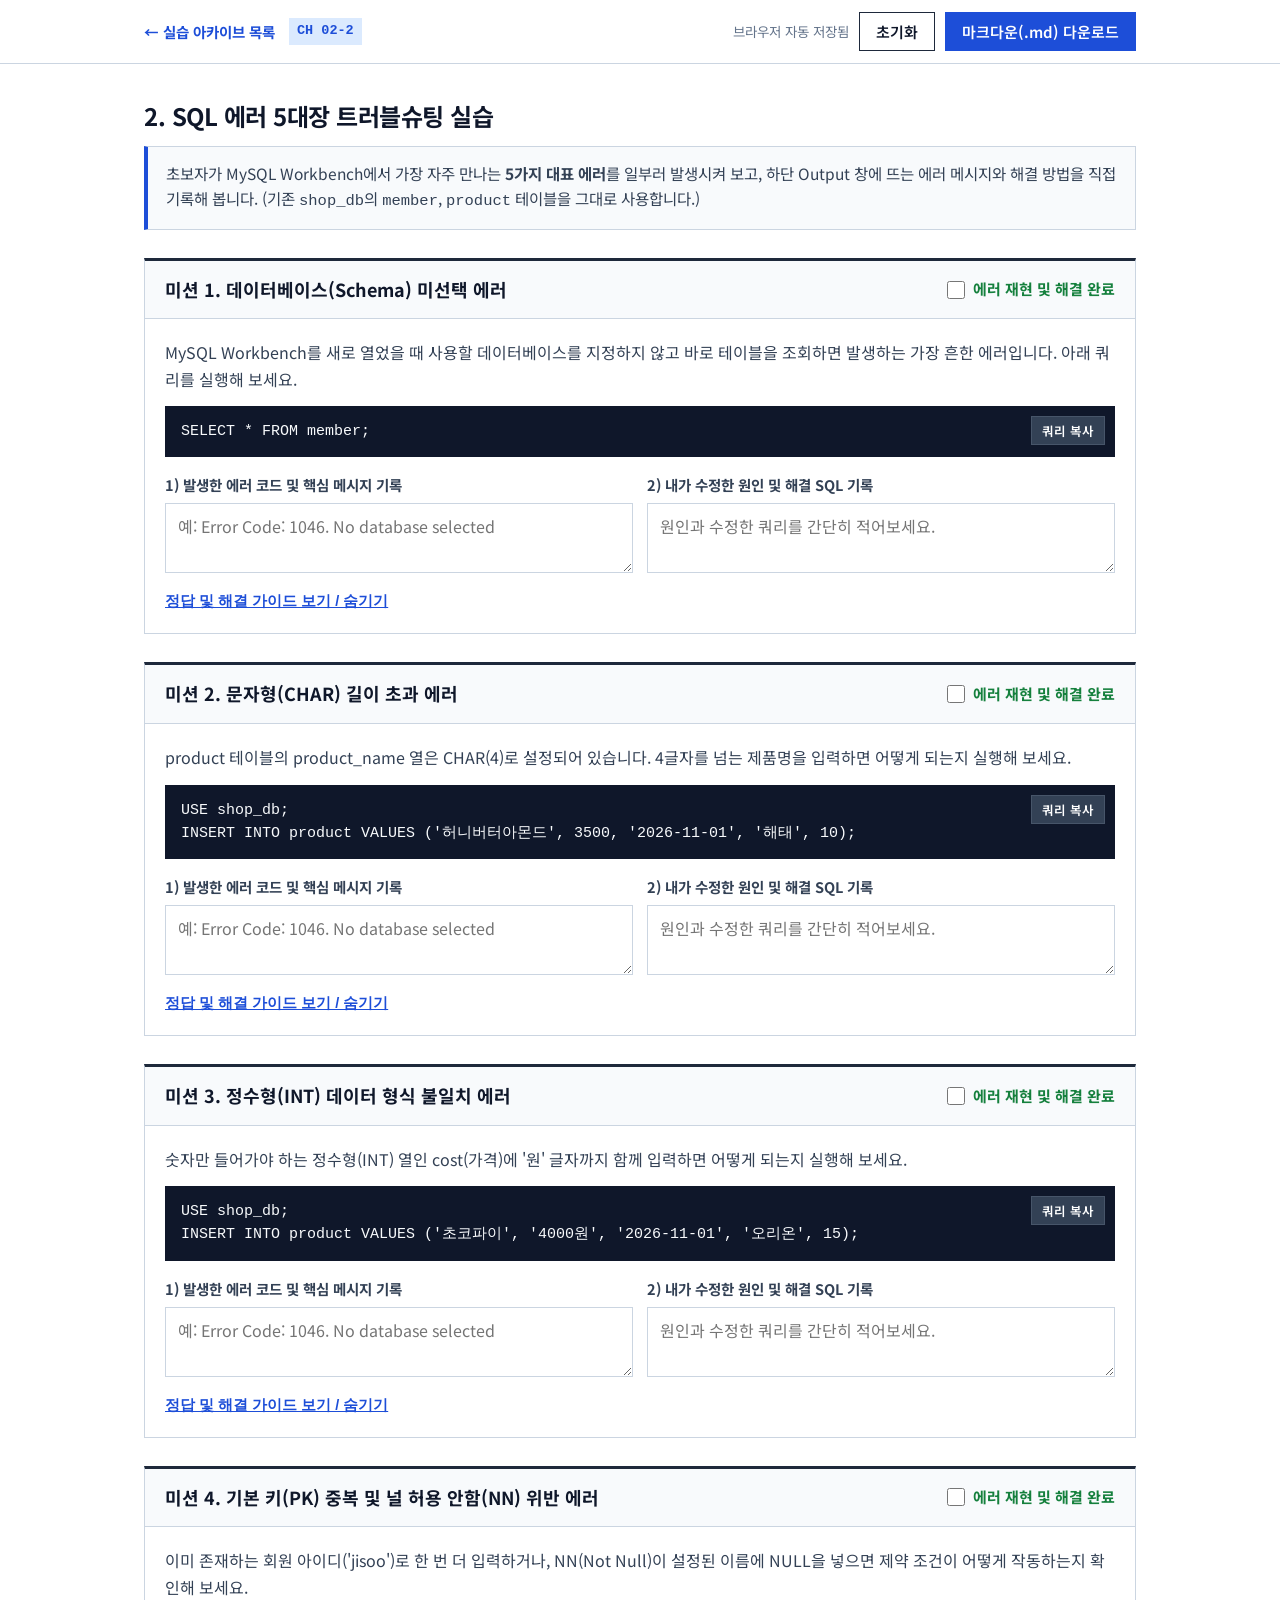
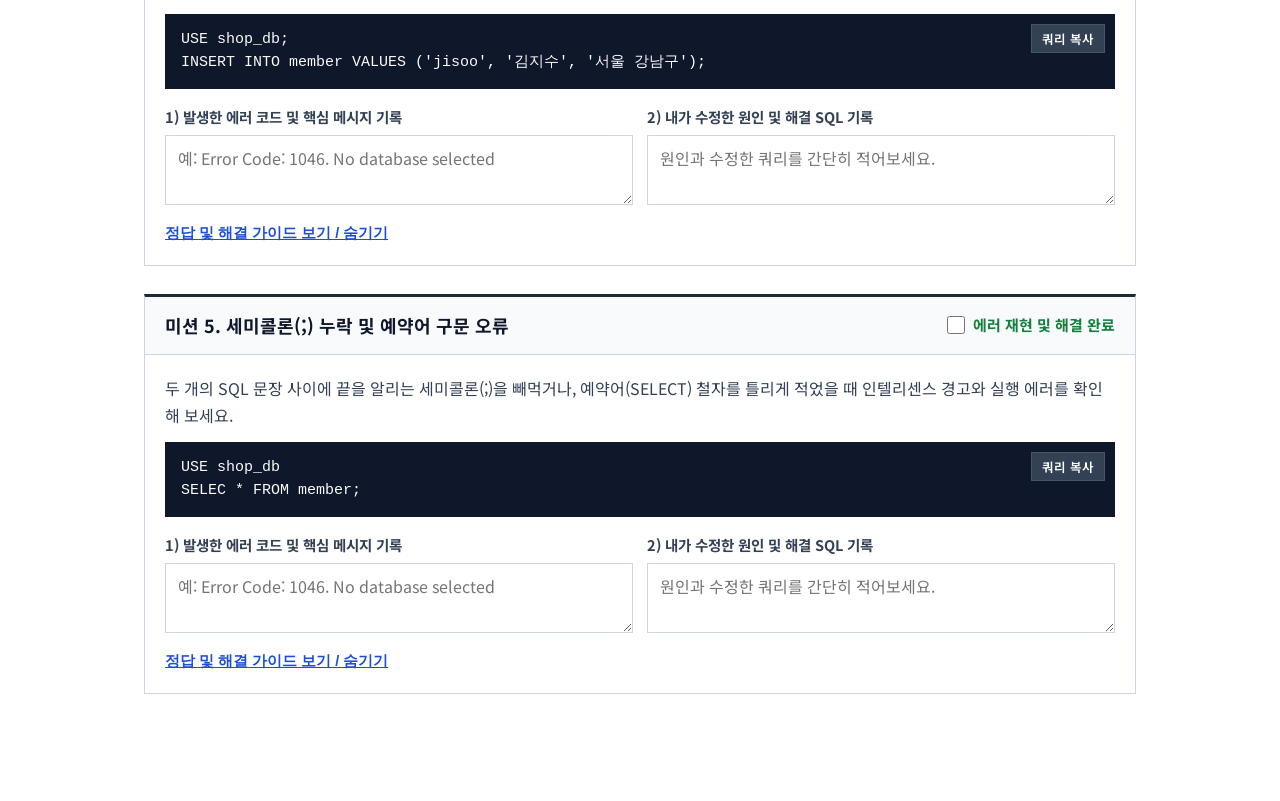
<file: ch02-2-debug/index.html>
<!DOCTYPE html>
<html lang="ko">
<head>
  <meta charset="UTF-8" />
  <meta name="viewport" content="width=device-width, initial-scale=1.0" />
  <title>CH 02-2 SQL 에러 5대장 트러블슈팅 실습</title>
  <link rel="preconnect" href="https://fonts.googleapis.com">
  <link rel="preconnect" href="https://fonts.gstatic.com" crossorigin>
  <link href="https://fonts.googleapis.com/css2?family=Noto+Sans+KR:wght@400;500;600;700&display=swap" rel="stylesheet">
  <style>
    :root {
      --bg-page: #FFFFFF;
      --bg-subtle: #F8FAFC;
      --bg-code: #0F172A;
      --text-main: #0F172A;
      --text-sub: #334155;
      --text-muted: #64748B;
      --border-light: #CBD5E1;
      --border-dark: #1E293B;
      --primary: #1D4ED8;
      --primary-hover: #1E40AF;
      --success: #15803D;
      --success-bg: #F0FDF4;
    }

    * { box-sizing: border-box; margin: 0; padding: 0; }

    body {
      font-family: 'Noto Sans KR', -apple-system, BlinkMacSystemFont, sans-serif;
      font-size: 17px;
      line-height: 1.65;
      color: var(--text-main);
      background-color: var(--bg-page);
      -webkit-font-smoothing: antialiased;
    }

    .top-nav {
      position: sticky;
      top: 0;
      z-index: 100;
      background-color: #FFFFFF;
      border-bottom: 1px solid var(--border-light);
    }

    .nav-inner {
      max-width: 1040px;
      margin: 0 auto;
      padding: 12px 24px;
      display: flex;
      justify-content: space-between;
      align-items: center;
      flex-wrap: wrap;
      gap: 12px;
    }

    .nav-left {
      display: flex;
      align-items: center;
      gap: 14px;
    }

    .back-link {
      color: var(--primary);
      text-decoration: none;
      font-weight: 700;
      font-size: 14.5px;
    }

    .back-link:hover { text-decoration: underline; }

    .chapter-badge {
      background-color: #DBEAFE;
      color: var(--primary);
      font-family: 'Consolas', monospace;
      font-size: 13.5px;
      font-weight: 700;
      padding: 2px 8px;
    }

    .nav-actions {
      display: flex;
      align-items: center;
      gap: 10px;
    }

    .save-status {
      font-size: 13.5px;
      color: var(--text-muted);
    }

    .btn {
      font-family: inherit;
      font-size: 15px;
      font-weight: 600;
      padding: 8px 16px;
      border: 1px solid var(--border-dark);
      background-color: #FFFFFF;
      color: var(--text-main);
      cursor: pointer;
    }

    .btn:hover { background-color: #F1F5F9; }

    .btn-primary {
      background-color: var(--primary);
      border-color: var(--primary);
      color: #FFFFFF;
    }

    .btn-primary:hover { background-color: var(--primary-hover); }

    .page-container {
      max-width: 1040px;
      margin: 0 auto;
      padding: 32px 24px 80px;
    }

    .doc-header {
      margin-bottom: 28px;
    }

    .doc-title {
      font-size: 24px;
      font-weight: 700;
      margin-bottom: 10px;
      letter-spacing: -0.02em;
    }

    .help-callout {
      background-color: var(--bg-subtle);
      border: 1px solid var(--border-light);
      border-left: 4px solid var(--primary);
      padding: 14px 18px;
      font-size: 15.5px;
      color: var(--text-sub);
    }

    .field-group label {
      display: block;
      font-size: 14.5px;
      font-weight: 700;
      margin-bottom: 6px;
      color: var(--text-sub);
    }

    textarea {
      width: 100%;
      font-family: inherit;
      font-size: 16px;
      padding: 10px 12px;
      border: 1px solid var(--border-light);
      color: var(--text-main);
      background-color: #FFFFFF;
    }

    textarea:focus {
      outline: none;
      border-color: var(--primary);
    }

    .mission-block {
      border: 1px solid var(--border-light);
      border-top: 3px solid var(--border-dark);
      margin-bottom: 28px;
      background-color: #FFFFFF;
    }

    .mission-header {
      padding: 14px 20px;
      background-color: var(--bg-subtle);
      border-bottom: 1px solid var(--border-light);
      display: flex;
      justify-content: space-between;
      align-items: center;
      flex-wrap: wrap;
      gap: 10px;
    }

    .mission-title {
      font-size: 18px;
      font-weight: 700;
    }

    .check-label {
      display: inline-flex;
      align-items: center;
      gap: 8px;
      font-size: 15px;
      font-weight: 700;
      color: var(--success);
      cursor: pointer;
    }

    .check-label input[type="checkbox"] {
      width: 18px;
      height: 18px;
      accent-color: var(--success);
    }

    .mission-body {
      padding: 20px;
    }

    .step-desc {
      margin-bottom: 14px;
      color: var(--text-sub);
      font-size: 16px;
    }

    .code-box {
      background-color: var(--bg-code);
      color: #F8FAFC;
      padding: 14px 16px;
      font-family: 'Consolas', monospace;
      font-size: 15px;
      line-height: 1.55;
      margin-bottom: 16px;
      position: relative;
      overflow-x: auto;
    }

    .btn-copy {
      position: absolute;
      top: 10px;
      right: 10px;
      font-family: 'Noto Sans KR', sans-serif;
      font-size: 12.5px;
      font-weight: 600;
      padding: 4px 10px;
      background-color: #334155;
      color: #FFFFFF;
      border: 1px solid #475569;
      cursor: pointer;
    }

    .btn-copy:hover { background-color: #475569; }

    .answer-grid {
      display: grid;
      grid-template-columns: 1fr 1fr;
      gap: 14px;
    }

    @media (max-width: 720px) {
      .answer-grid { grid-template-columns: 1fr; }
    }

    .hint-toggle {
      margin-top: 12px;
      font-size: 14.5px;
      color: var(--primary);
      background: none;
      border: none;
      font-weight: 700;
      cursor: pointer;
      text-decoration: underline;
    }

    .hint-box {
      display: none;
      margin-top: 10px;
      padding: 12px 14px;
      background-color: var(--success-bg);
      border: 1px solid #BBF7D0;
      font-size: 15px;
      color: var(--text-main);
    }

    .hint-box.show { display: block; }
  </style>
</head>
<body>

  <nav class="top-nav">
    <div class="nav-inner">
      <div class="nav-left">
        <a href="../index.html" class="back-link">&larr; 실습 아카이브 목록</a>
        <span class="chapter-badge">CH 02-2</span>
      </div>
      <div class="nav-actions">
        <span class="save-status" id="saveStatus">브라우저 자동 저장됨</span>
        <button type="button" class="btn" onclick="resetWorksheet()">초기화</button>
        <button type="button" class="btn btn-primary" onclick="downloadMarkdown()">마크다운(.md) 다운로드</button>
      </div>
    </div>
  </nav>

  <main class="page-container">
    <header class="doc-header">
      <h1 class="doc-title">2. SQL 에러 5대장 트러블슈팅 실습</h1>
      <div class="help-callout">
        초보자가 MySQL Workbench에서 가장 자주 만나는 <strong>5가지 대표 에러</strong>를 일부러 발생시켜 보고, 하단 Output 창에 뜨는 에러 메시지와 해결 방법을 직접 기록해 봅니다. (기존 <code>shop_db</code>의 <code>member</code>, <code>product</code> 테이블을 그대로 사용합니다.)
      </div>
    </header>

    <div id="missionsContainer"></div>
  </main>

  <script>
    const missions = [
      {
        id: 1,
        title: "미션 1. 데이터베이스(Schema) 미선택 에러",
        desc: "MySQL Workbench를 새로 열었을 때 사용할 데이터베이스를 지정하지 않고 바로 테이블을 조회하면 발생하는 가장 흔한 에러입니다. 아래 쿼리를 실행해 보세요.",
        sql: "SELECT * FROM member;",
        hint: "에러 코드 1046 (No database selected)가 발생합니다. 쿼리 맨 위에 'USE shop_db;'를 추가해 먼저 실행하거나, 좌측 Schemas 패널에서 'shop_db'를 더블클릭(진하게 표시)한 뒤 다시 실행하면 해결됩니다."
      },
      {
        id: 2,
        title: "미션 2. 문자형(CHAR) 길이 초과 에러",
        desc: "product 테이블의 product_name 열은 CHAR(4)로 설정되어 있습니다. 4글자를 넘는 제품명을 입력하면 어떻게 되는지 실행해 보세요.",
        sql: "USE shop_db;\nINSERT INTO product VALUES ('허니버터아몬드', 3500, '2026-11-01', '해태', 10);",
        hint: "에러 코드 1406 (Data too long for column 'product_name')이 발생합니다. ALTER TABLE product MODIFY product_name VARCHAR(20) NOT NULL; 으로 열 길이를 늘리거나 4글자 이내 이름으로 입력해야 합니다."
      },
      {
        id: 3,
        title: "미션 3. 정수형(INT) 데이터 형식 불일치 에러",
        desc: "숫자만 들어가야 하는 정수형(INT) 열인 cost(가격)에 '원' 글자까지 함께 입력하면 어떻게 되는지 실행해 보세요.",
        sql: "USE shop_db;\nINSERT INTO product VALUES ('초코파이', '4000원', '2026-11-01', '오리온', 15);",
        hint: "에러 코드 1366 (Incorrect integer value: '4000원')이 발생합니다. INT 열에는 홑따옴표와 한글 단위('원')를 뺀 순수 숫자 4000만 입력해야 합니다."
      },
      {
        id: 4,
        title: "미션 4. 기본 키(PK) 중복 및 널 허용 안함(NN) 위반 에러",
        desc: "이미 존재하는 회원 아이디('jisoo')로 한 번 더 입력하거나, NN(Not Null)이 설정된 이름에 NULL을 넣으면 제약 조건이 어떻게 작동하는지 확인해 보세요.",
        sql: "USE shop_db;\nINSERT INTO member VALUES ('jisoo', '김지수', '서울 강남구');",
        hint: "에러 코드 1062 (Duplicate entry 'jisoo' for key 'member.PRIMARY')가 발생합니다. 기본 키(PK)는 각 행을 구분하는 고유 값이므로 중복되지 않는 새 아이디(예: 'jennie2' 또는 'mina')를 사용해야 합니다."
      },
      {
        id: 5,
        title: "미션 5. 세미콜론(;) 누락 및 예약어 구문 오류",
        desc: "두 개의 SQL 문장 사이에 끝을 알리는 세미콜론(;)을 빼먹거나, 예약어(SELECT) 철자를 틀리게 적었을 때 인텔리센스 경고와 실행 에러를 확인해 보세요.",
        sql: "USE shop_db\nSELEC * FROM member;",
        hint: "에러 코드 1064 (You have an error in your SQL syntax)가 발생합니다. 각 문장 끝에 세미콜론(;)을 붙이고 예약어 철자를 SELECT로 수정하면 정상 조회됩니다."
      }
    ];

    const STORAGE_KEY = 'ch02_2_debug_worksheet_v2';

    function renderMissions() {
      const container = document.getElementById('missionsContainer');
      if (!container) return;

      container.innerHTML = missions.map(m => `
        <section class="mission-block">
          <div class="mission-header">
            <h2 class="mission-title">${m.title}</h2>
            <label class="check-label">
              <input type="checkbox" id="chk_${m.id}" onchange="saveData()" />
              <span>에러 재현 및 해결 완료</span>
            </label>
          </div>
          <div class="mission-body">
            <p class="step-desc">${m.desc}</p>
            <div class="code-box"><button type="button" class="btn-copy" onclick="copySql(${m.id})">쿼리 복사</button><pre id="sql_${m.id}">${m.sql}</pre></div>

            <div class="answer-grid">
              <div class="field-group">
                <label for="err_${m.id}">1) 발생한 에러 코드 및 핵심 메시지 기록</label>
                <textarea id="err_${m.id}" rows="2" placeholder="예: Error Code: 1046. No database selected" oninput="saveData()"></textarea>
              </div>
              <div class="field-group">
                <label for="fix_${m.id}">2) 내가 수정한 원인 및 해결 SQL 기록</label>
                <textarea id="fix_${m.id}" rows="2" placeholder="원인과 수정한 쿼리를 간단히 적어보세요." oninput="saveData()"></textarea>
              </div>
            </div>

            <button type="button" class="hint-toggle" onclick="toggleHint(${m.id})">정답 및 해결 가이드 보기 / 숨기기</button>
            <div class="hint-box" id="hint_${m.id}">${m.hint}</div>
          </div>
        </section>
      `).join('');
    }

    function copySql(id) {
      const el = document.getElementById(`sql_${id}`);
      if (!el) return;
      navigator.clipboard.writeText(el.textContent).then(() => {
        alert('에러 테스트용 SQL 쿼리가 복사되었습니다. Workbench에 붙여넣어 실행해 보세요!');
      });
    }

    function toggleHint(id) {
      const el = document.getElementById(`hint_${id}`);
      if (el) el.classList.toggle('show');
    }

    function saveData() {
      const data = { items: {} };
      missions.forEach(m => {
        const chk = document.getElementById(`chk_${m.id}`);
        const err = document.getElementById(`err_${m.id}`);
        const fix = document.getElementById(`fix_${m.id}`);
        if (chk && err && fix) {
          data.items[m.id] = {
            checked: chk.checked,
            err: err.value,
            fix: fix.value
          };
        }
      });
      localStorage.setItem(STORAGE_KEY, JSON.stringify(data));
      const statusEl = document.getElementById('saveStatus');
      if (statusEl) {
        statusEl.textContent = '저장 완료 (' + new Date().toLocaleTimeString() + ')';
      }
    }

    function loadData() {
      const raw = localStorage.getItem(STORAGE_KEY);
      if (!raw) return;
      try {
        const data = JSON.parse(raw);
        missions.forEach(m => {
          const item = data.items && data.items[m.id];
          if (!item) return;
          const chk = document.getElementById(`chk_${m.id}`);
          const err = document.getElementById(`err_${m.id}`);
          const fix = document.getElementById(`fix_${m.id}`);
          if (chk) chk.checked = !!item.checked;
          if (err) err.value = item.err || '';
          if (fix) fix.value = item.fix || '';
        });
      } catch (e) {
        console.error('Failed to load worksheet data:', e);
      }
    }

    function resetWorksheet() {
      if (!confirm('작성한 실습 기록을 모두 초기화할까요?')) return;
      localStorage.removeItem(STORAGE_KEY);
      renderMissions();
      const statusEl = document.getElementById('saveStatus');
      if (statusEl) statusEl.textContent = '초기화됨';
    }

    function downloadMarkdown() {
      let md = `# [CH 02-2] SQL 에러 5대장 트러블슈팅 실습 결과\n\n---\n\n`;

      missions.forEach(m => {
        const chk = document.getElementById(`chk_${m.id}`)?.checked ? '완료' : '미완료';
        const err = document.getElementById(`err_${m.id}`)?.value.trim() || '(기록 없음)';
        const fix = document.getElementById(`fix_${m.id}`)?.value.trim() || '(기록 없음)';
        md += `## ${m.title} (${chk})\n`;
        md += `- **발생한 에러 메시지:** ${err}\n`;
        md += `- **원인 및 해결 방법:** ${fix}\n\n`;
      });

      const blob = new Blob([md], { type: 'text/markdown;charset=utf-8;' });
      const url = URL.createObjectURL(blob);
      const a = document.createElement('a');
      a.href = url;
      a.download = `CH02-2_SQL_에러_트러블슈팅_실습결과.md`;
      a.click();
      URL.revokeObjectURL(url);
    }

    document.addEventListener('DOMContentLoaded', () => {
      renderMissions();
      loadData();
    });
  </script>
</body>
</html>
</file>
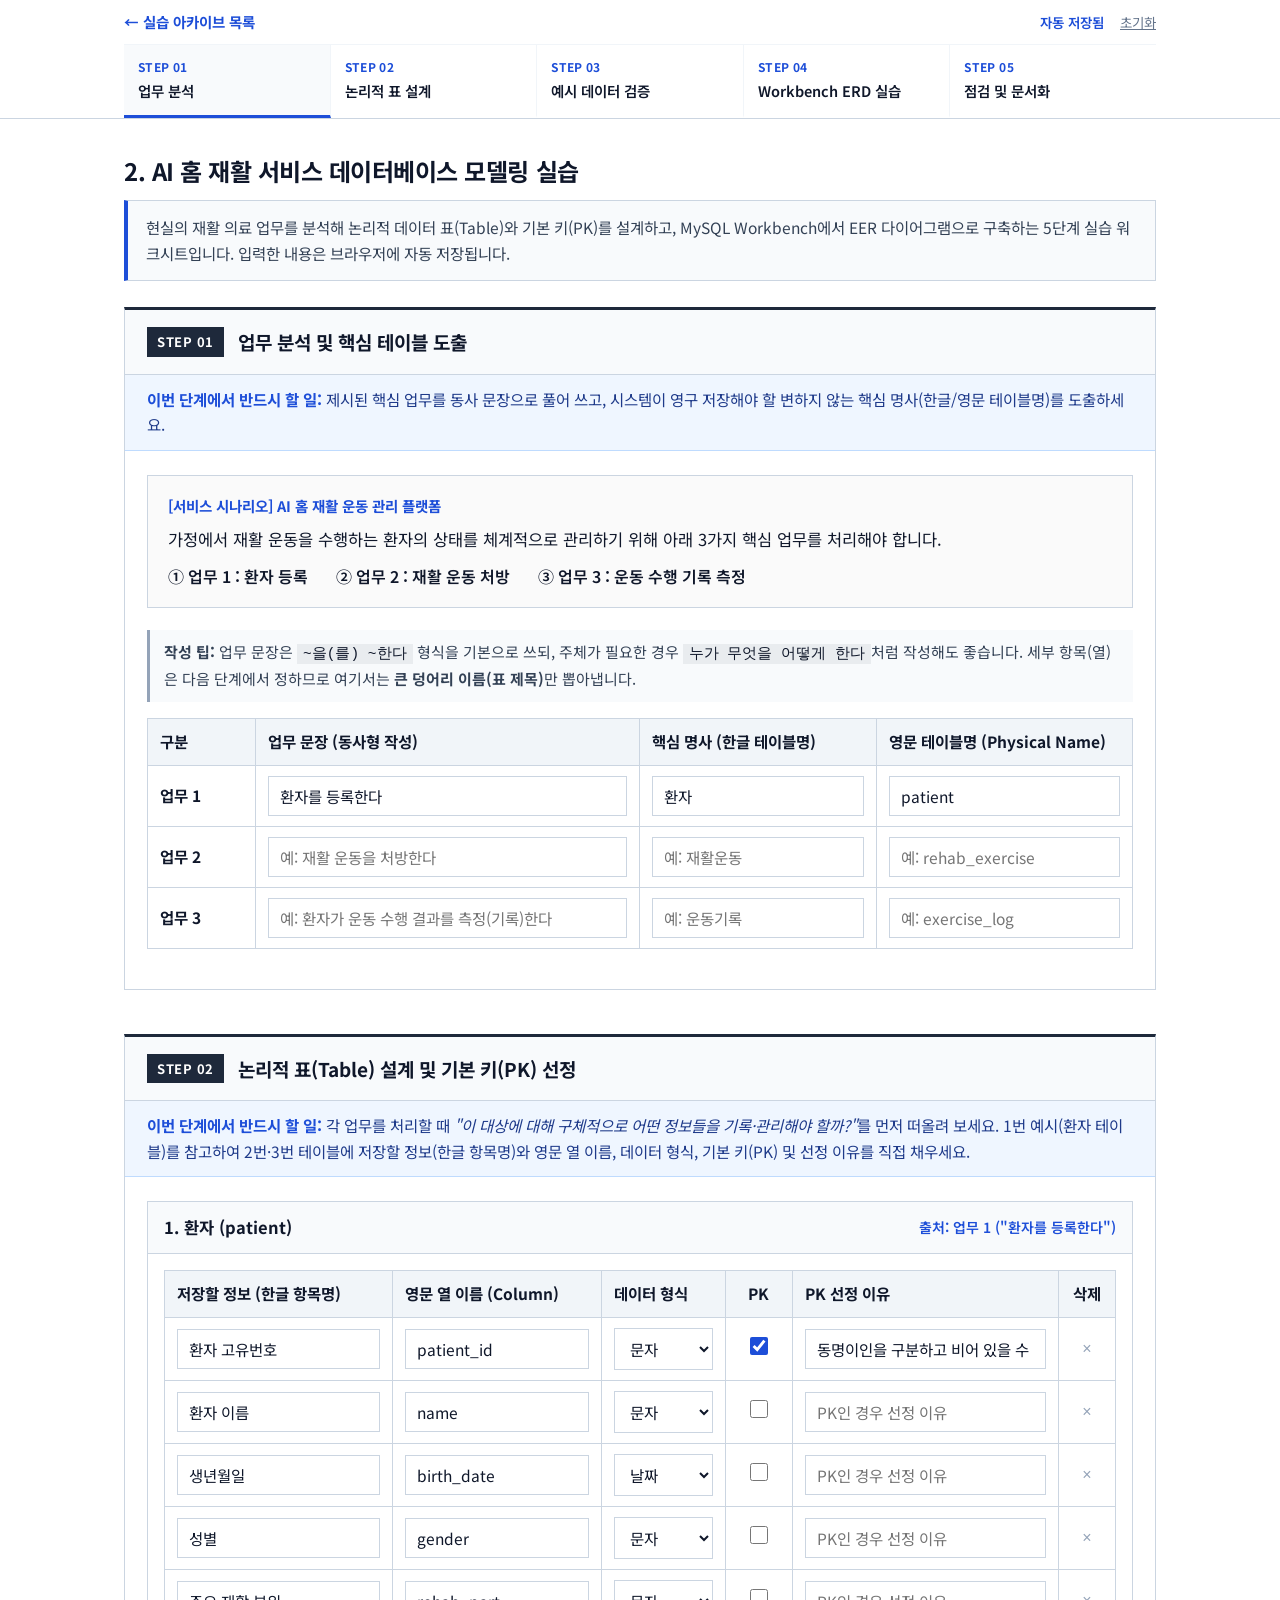
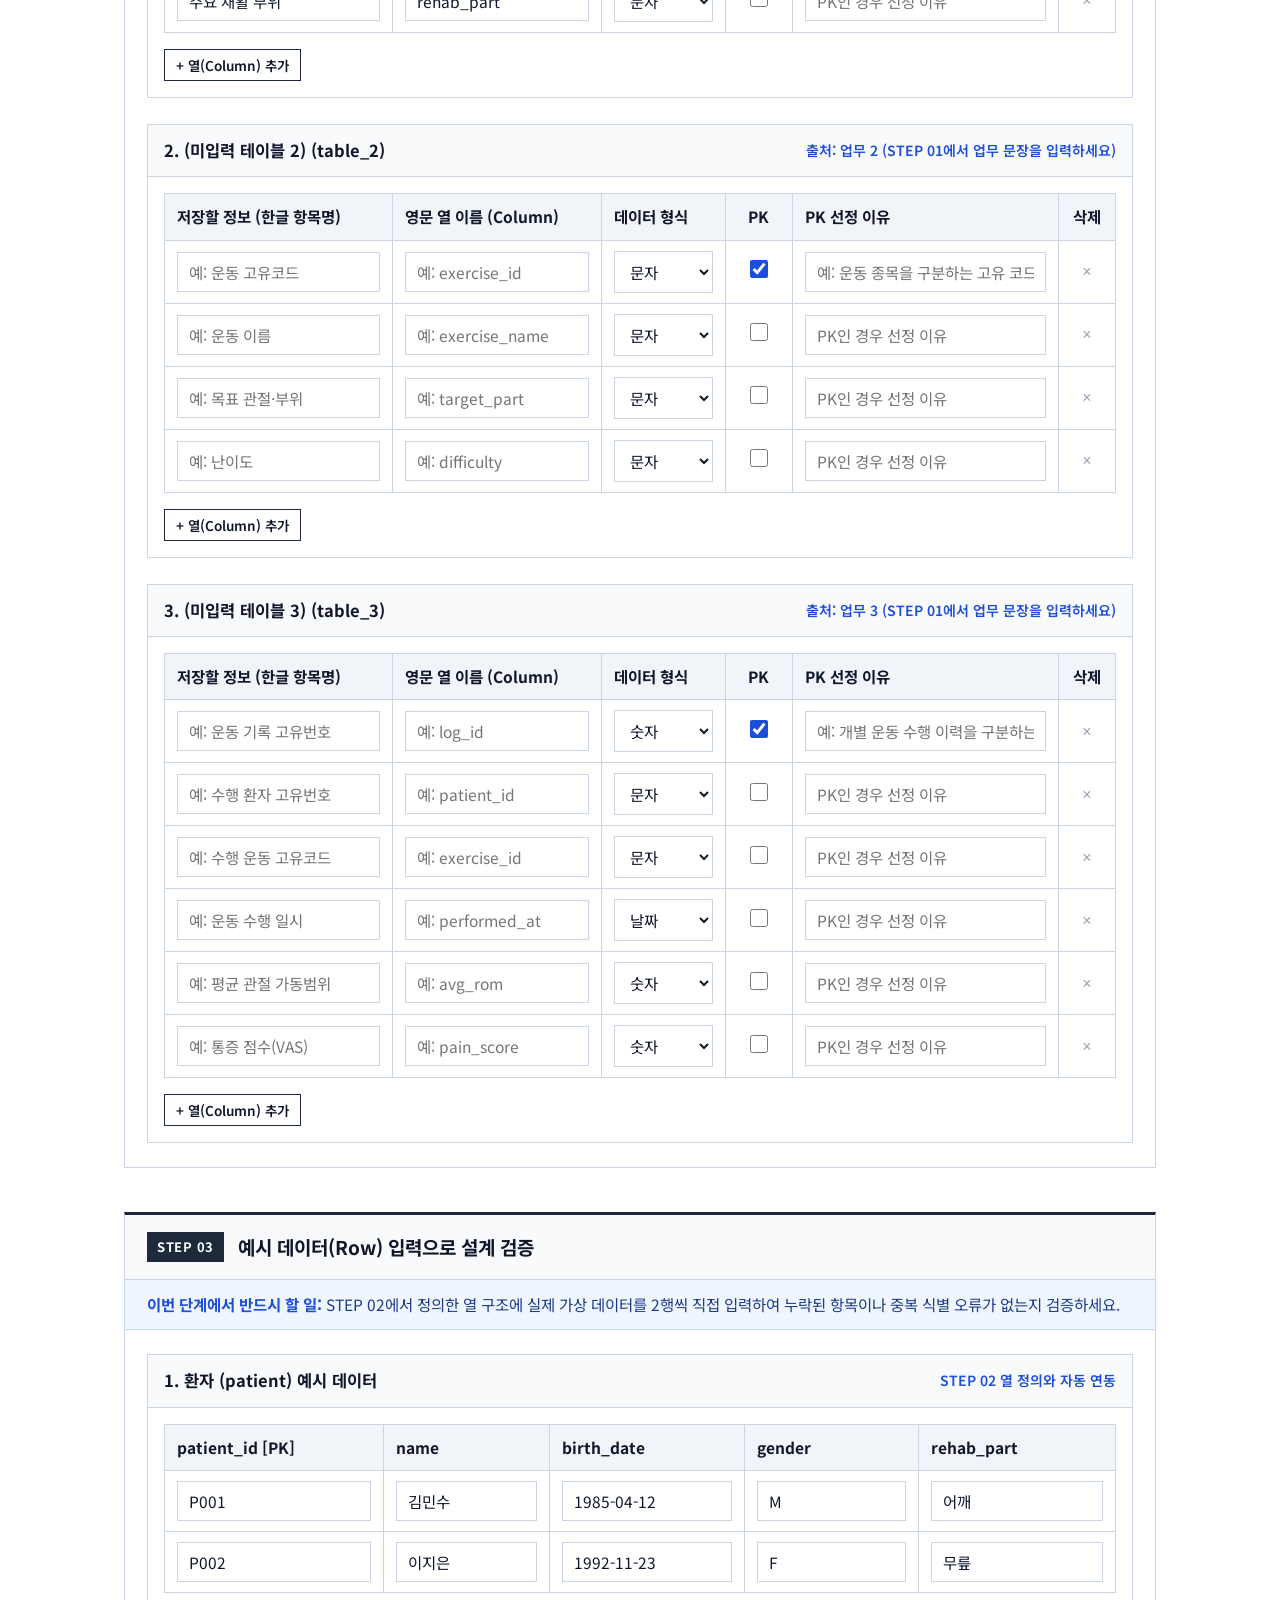
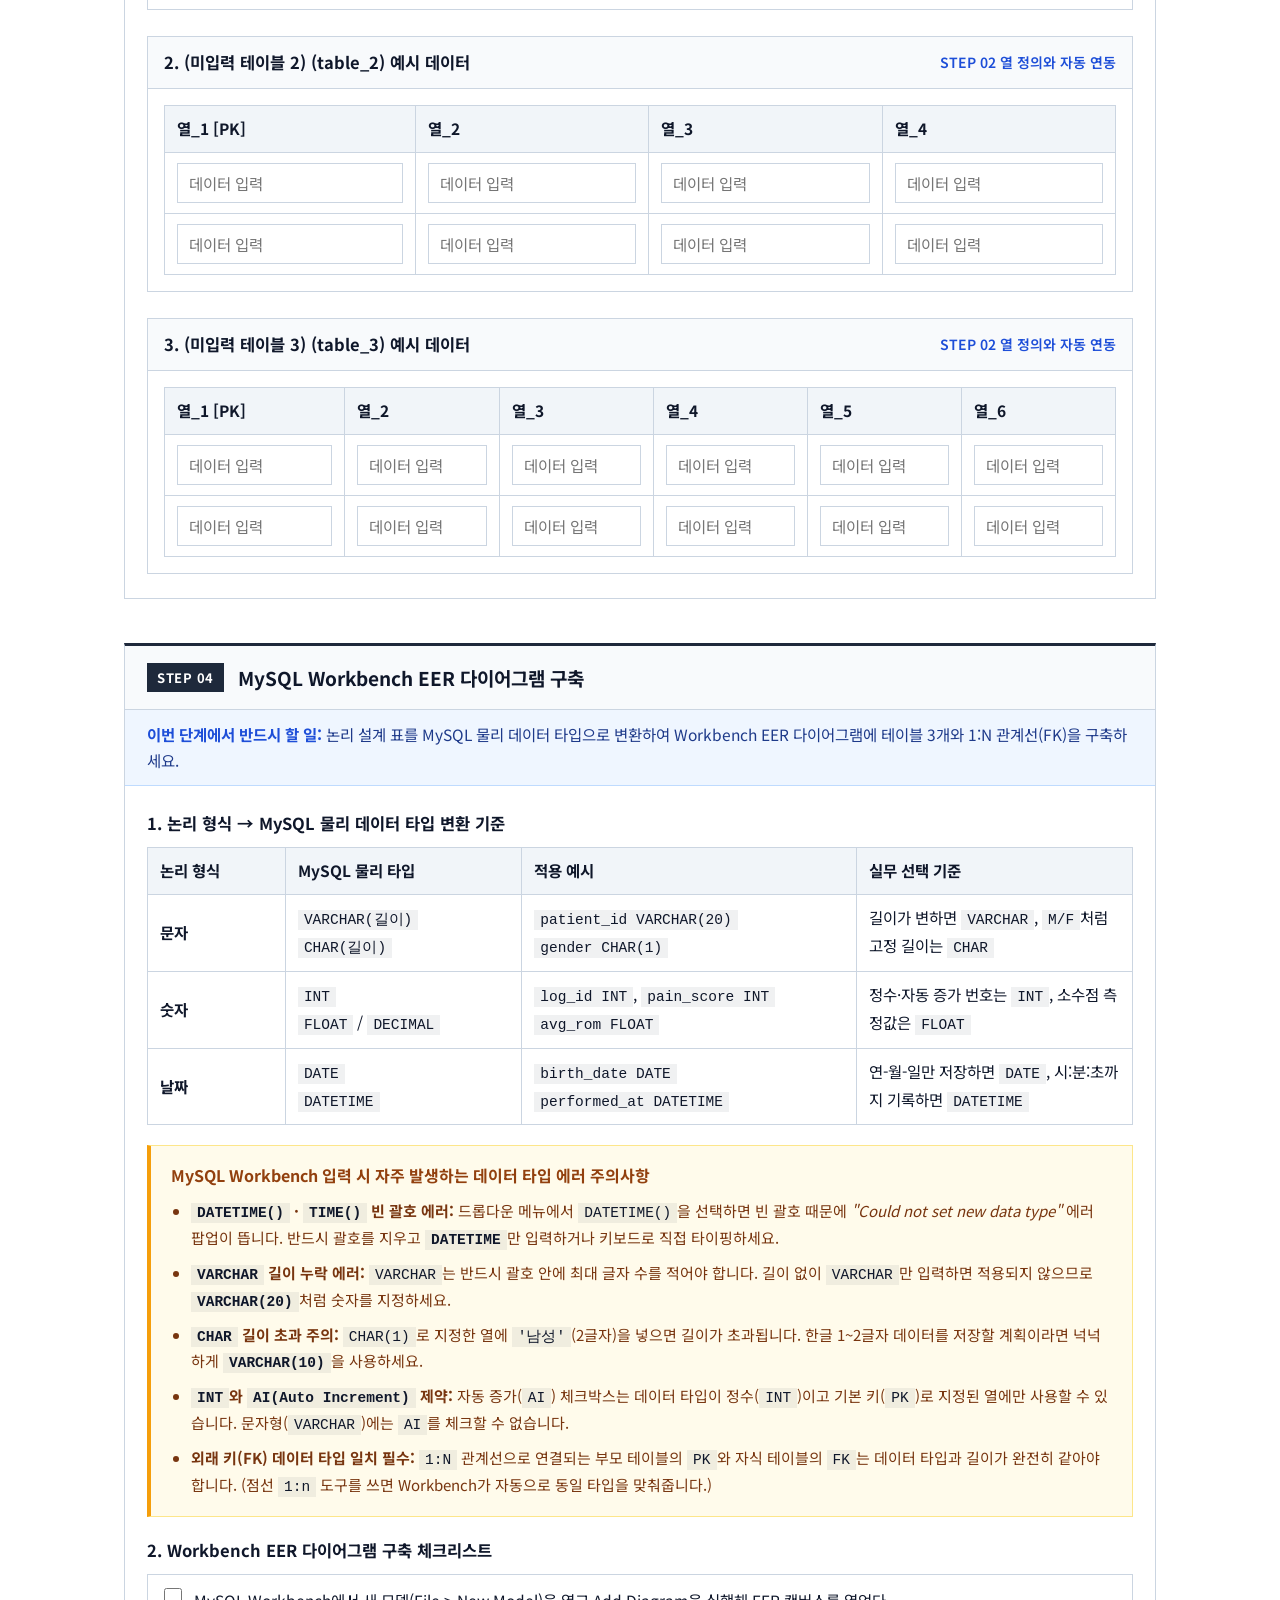
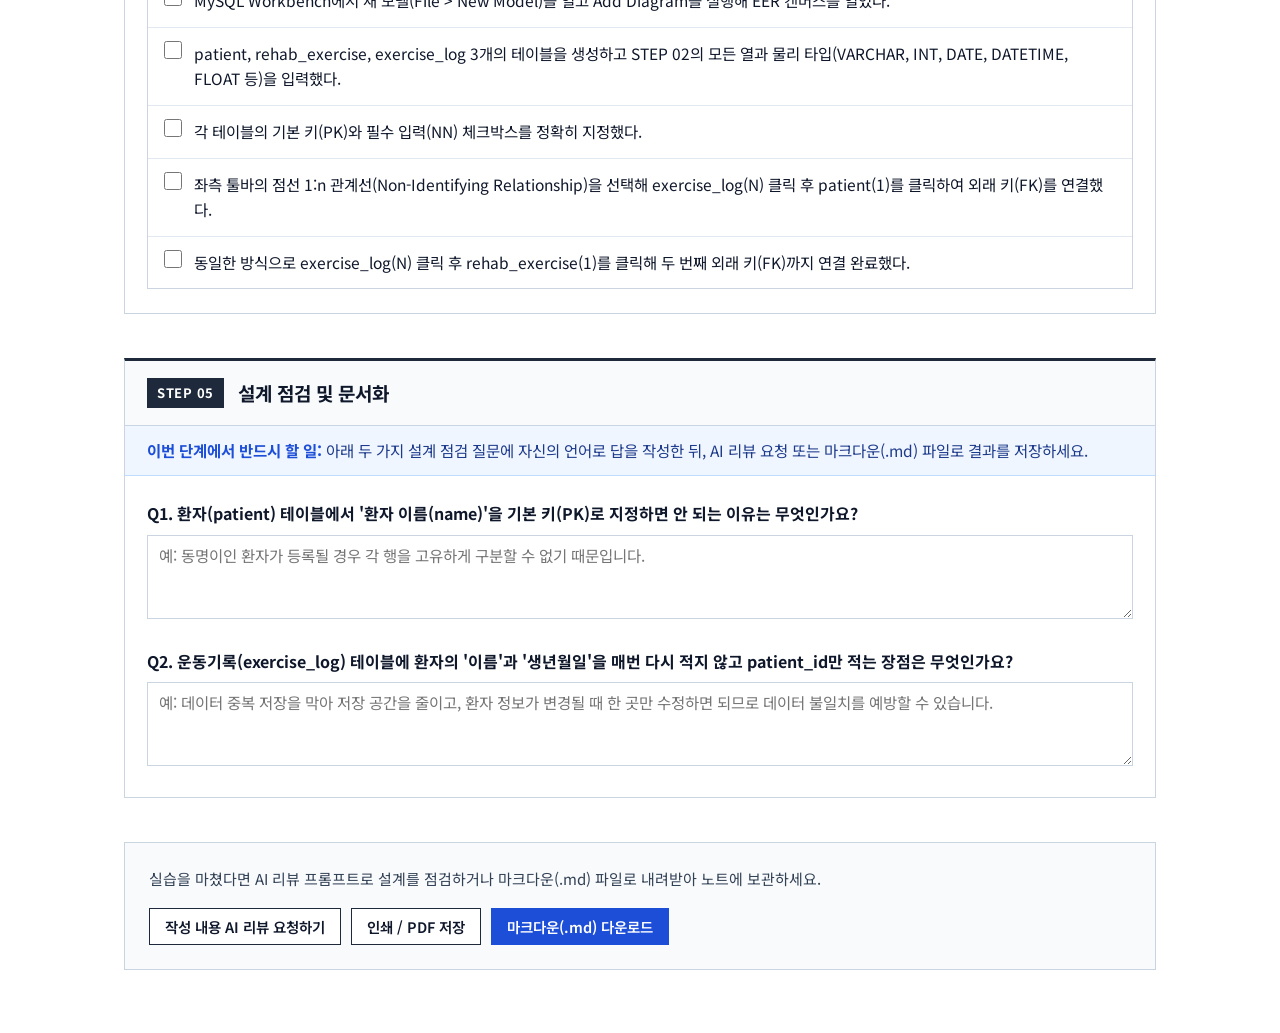
<file: ch02-db-modeling/index.html>
<!DOCTYPE html>
<html lang="ko">
<head>
  <meta charset="UTF-8" />
  <meta name="viewport" content="width=device-width, initial-scale=1.0" />
  <title>CH 02-1 AI 홈 재활 서비스 데이터베이스 모델링 실습</title>
  <link rel="stylesheet" href="../assets/css/common.css" />
  <style>
    .nav-utility {
      display: flex;
      justify-content: space-between;
      align-items: center;
      padding: 10px 0;
      border-bottom: 1px solid #F1F5F9;
      font-size: 14px;
    }

    .status-controls {
      display: flex;
      align-items: center;
      gap: 16px;
    }

    .btn-reset {
      background: none;
      border: none;
      color: var(--text-muted);
      font-family: inherit;
      font-size: 13.5px;
      text-decoration: underline;
      cursor: pointer;
    }

    .btn-reset:hover { color: var(--danger); }

    .step-tabs {
      display: flex;
      overflow-x: auto;
    }

    .step-tab {
      flex: 1;
      min-width: 140px;
      padding: 12px 14px;
      text-decoration: none;
      color: var(--text-sub);
      border-right: 1px solid #F1F5F9;
      border-bottom: 3px solid transparent;
      transition: background-color 0.15s;
    }

    .step-tab:last-child { border-right: none; }
    .step-tab:hover { background-color: var(--bg-subtle); color: var(--text-main); }
    .step-tab.active { border-bottom-color: var(--primary); background-color: #F8FAFC; }

    .tab-num {
      display: block;
      font-size: 12px;
      font-weight: 700;
      color: var(--primary);
      letter-spacing: 0.03em;
    }

    .tab-name {
      display: block;
      font-size: 14.5px;
      font-weight: 600;
      color: var(--text-main);
      margin-top: 2px;
    }

    .step-block {
      border: 1px solid var(--border-light);
      border-top: 3px solid var(--border-dark);
      margin-bottom: 44px;
      background-color: #FFFFFF;
      scroll-margin-top: 115px;
    }

    .step-header-band {
      display: flex;
      align-items: center;
      gap: 14px;
      padding: 16px 22px;
      background-color: var(--bg-subtle);
      border-bottom: 1px solid var(--border-light);
    }

    .step-badge {
      display: inline-block;
      background-color: var(--border-dark);
      color: #FFFFFF;
      font-size: 13px;
      font-weight: 700;
      padding: 4px 10px;
      letter-spacing: 0.04em;
      flex-shrink: 0;
    }

    .step-title {
      font-size: 19px;
      font-weight: 700;
      color: var(--text-main);
    }

    .must-do-bar {
      background-color: var(--bg-callout);
      border-bottom: 1px solid #BFDBFE;
      padding: 12px 22px;
      font-size: 15.5px;
      color: #1E3A8A;
    }

    .must-do-bar strong { font-weight: 700; color: var(--primary); }
    .step-body { padding: 24px 22px; }

    .scenario-box {
      border: 1px solid var(--border-light);
      background-color: #FAFAFA;
      padding: 18px 20px;
      margin-bottom: 22px;
    }

    .scenario-label {
      font-size: 14.5px;
      font-weight: 700;
      color: var(--primary);
      margin-bottom: 8px;
    }

    .scenario-list {
      list-style: none;
      display: flex;
      flex-wrap: wrap;
      gap: 12px 28px;
      margin-top: 10px;
    }

    .scenario-list li {
      font-size: 16px;
      font-weight: 600;
      color: var(--text-main);
    }

    .tip-note {
      font-size: 15px;
      color: var(--text-sub);
      margin-bottom: 16px;
      background-color: #F8FAFC;
      padding: 10px 14px;
      border-left: 3px solid #94A3B8;
    }

    .table-wrap {
      width: 100%;
      overflow-x: auto;
      margin-bottom: 16px;
    }

    table {
      width: 100%;
      border-collapse: collapse;
      font-size: 15.5px;
    }

    th, td {
      border: 1px solid var(--border-light);
      padding: 10px 12px;
      text-align: left;
      vertical-align: middle;
    }

    th {
      background-color: #F1F5F9;
      font-weight: 700;
      color: var(--text-main);
      white-space: nowrap;
    }

    .table-wrap input[type="text"],
    .table-wrap select,
    .q-block textarea {
      width: 100%;
      border-radius: 0;
    }

    .center-cell { text-align: center; }

    input[type="checkbox"] {
      width: 18px;
      height: 18px;
      accent-color: var(--primary);
      cursor: pointer;
    }

    .entity-box {
      border: 1px solid var(--border-light);
      margin-bottom: 26px;
    }

    .entity-box:last-child { margin-bottom: 0; }

    .entity-header {
      display: flex;
      justify-content: space-between;
      align-items: center;
      flex-wrap: wrap;
      gap: 8px;
      background-color: #F8FAFC;
      padding: 12px 16px;
      border-bottom: 1px solid var(--border-light);
    }

    .entity-title { font-size: 16.5px; font-weight: 700; color: var(--text-main); }
    .entity-origin { font-size: 14px; color: var(--primary); font-weight: 600; }
    .entity-body { padding: 16px; }

    .btn-del {
      background: none;
      border: none;
      color: #94A3B8;
      font-size: 16px;
      cursor: pointer;
      padding: 4px 8px;
    }

    .btn-del:hover { color: var(--danger); }

    .warn-box {
      background-color: var(--bg-warn);
      border: 1px solid #FDE68A;
      border-left: 4px solid var(--border-warn);
      padding: 16px 20px;
      margin: 20px 0;
    }

    .warn-title { font-size: 16px; font-weight: 700; color: #92400E; margin-bottom: 10px; }
    .warn-list { padding-left: 20px; font-size: 15px; color: #78350F; }
    .warn-list li { margin-bottom: 8px; }
    .warn-list li:last-child { margin-bottom: 0; }

    code {
      font-family: 'Consolas', 'Monaco', monospace;
      background-color: rgba(15, 23, 42, 0.06);
      padding: 2px 6px;
      font-size: 14.5px;
      color: #0F172A;
    }

    .checklist {
      list-style: none;
      border: 1px solid var(--border-light);
    }

    .checklist li {
      display: flex;
      align-items: flex-start;
      gap: 12px;
      padding: 13px 16px;
      border-bottom: 1px solid #E2E8F0;
      font-size: 15.5px;
    }

    .checklist li:last-child { border-bottom: none; }
    .checklist label { cursor: pointer; flex: 1; }

    .q-block { margin-bottom: 22px; }
    .q-block:last-child { margin-bottom: 0; }
    .q-label { display: block; font-weight: 700; font-size: 16px; margin-bottom: 8px; color: var(--text-main); }

    .bottom-actions {
      margin-top: 36px;
      padding: 24px;
      border: 1px solid var(--border-light);
      background-color: var(--bg-subtle);
      display: flex;
      justify-content: space-between;
      align-items: center;
      flex-wrap: wrap;
      gap: 16px;
    }

    .action-desc { font-size: 15px; color: var(--text-sub); }
    .btn-group { display: flex; flex-wrap: wrap; gap: 10px; }

    .toast {
      position: fixed;
      bottom: 24px;
      right: 24px;
      background-color: var(--border-dark);
      color: #FFFFFF;
      padding: 12px 20px;
      font-size: 15px;
      font-weight: 600;
      opacity: 0;
      pointer-events: none;
      transition: opacity 0.25s;
      z-index: 200;
    }

    .toast.show { opacity: 1; }

    @media print {
      .top-nav, .bottom-actions, .btn-sm, .btn-del { display: none !important; }
      .step-block { break-inside: avoid; margin-bottom: 24px; }
    }
  </style>
</head>
<body>

  <nav class="top-nav">
    <div class="nav-inner" style="display: block; padding: 0 24px;">
      <div class="nav-utility">
        <a href="../index.html" class="back-link">&larr; 실습 아카이브 목록</a>
        <div class="status-controls">
          <span class="save-status" id="saveStatus" style="color: var(--primary); font-weight: 600;">자동 저장됨</span>
          <button type="button" class="btn-reset" onclick="resetWorksheet()">초기화</button>
        </div>
      </div>
      <div class="step-tabs">
        <a href="#step01" class="step-tab active" data-target="step01">
          <span class="tab-num">STEP 01</span>
          <span class="tab-name">업무 분석</span>
        </a>
        <a href="#step02" class="step-tab" data-target="step02">
          <span class="tab-num">STEP 02</span>
          <span class="tab-name">논리적 표 설계</span>
        </a>
        <a href="#step03" class="step-tab" data-target="step03">
          <span class="tab-num">STEP 03</span>
          <span class="tab-name">예시 데이터 검증</span>
        </a>
        <a href="#step04" class="step-tab" data-target="step04">
          <span class="tab-num">STEP 04</span>
          <span class="tab-name">Workbench ERD 실습</span>
        </a>
        <a href="#step05" class="step-tab" data-target="step05">
          <span class="tab-num">STEP 05</span>
          <span class="tab-name">점검 및 문서화</span>
        </a>
      </div>
    </div>
  </nav>

  <main class="page-container">
    <header class="doc-header">
      <h1 class="doc-title">2. AI 홈 재활 서비스 데이터베이스 모델링 실습</h1>
      <div class="help-callout">
        현실의 재활 의료 업무를 분석해 논리적 데이터 표(Table)와 기본 키(PK)를 설계하고, MySQL Workbench에서 EER 다이어그램으로 구축하는 5단계 실습 워크시트입니다. 입력한 내용은 브라우저에 자동 저장됩니다.
      </div>
    </header>

    <section id="step01" class="step-block">
      <div class="step-header-band">
        <span class="step-badge">STEP 01</span>
        <h2 class="step-title">업무 분석 및 핵심 테이블 도출</h2>
      </div>
      <div class="must-do-bar">
        <strong>이번 단계에서 반드시 할 일:</strong> 제시된 핵심 업무를 동사 문장으로 풀어 쓰고, 시스템이 영구 저장해야 할 변하지 않는 핵심 명사(한글/영문 테이블명)를 도출하세요.
      </div>
      <div class="step-body">
        <div class="scenario-box">
          <div class="scenario-label">[서비스 시나리오] AI 홈 재활 운동 관리 플랫폼</div>
          <p>가정에서 재활 운동을 수행하는 환자의 상태를 체계적으로 관리하기 위해 아래 3가지 핵심 업무를 처리해야 합니다.</p>
          <ul class="scenario-list">
            <li>① 업무 1 : 환자 등록</li>
            <li>② 업무 2 : 재활 운동 처방</li>
            <li>③ 업무 3 : 운동 수행 기록 측정</li>
          </ul>
        </div>

        <div class="tip-note">
          <strong>작성 팁:</strong> 업무 문장은 <code>~을(를) ~한다</code> 형식을 기본으로 쓰되, 주체가 필요한 경우 <code>누가 무엇을 어떻게 한다</code>처럼 작성해도 좋습니다. 세부 항목(열)은 다음 단계에서 정하므로 여기서는 <strong>큰 덩어리 이름(표 제목)</strong>만 뽑아냅니다.
        </div>

        <div class="table-wrap">
          <table>
            <thead>
              <tr>
                <th style="width: 11%;">구분</th>
                <th style="width: 39%;">업무 문장 (동사형 작성)</th>
                <th style="width: 24%;">핵심 명사 (한글 테이블명)</th>
                <th style="width: 26%;">영문 테이블명 (Physical Name)</th>
              </tr>
            </thead>
            <tbody id="step1Body"></tbody>
          </table>
        </div>
      </div>
    </section>

    <section id="step02" class="step-block">
      <div class="step-header-band">
        <span class="step-badge">STEP 02</span>
        <h2 class="step-title">논리적 표(Table) 설계 및 기본 키(PK) 선정</h2>
      </div>
      <div class="must-do-bar">
        <strong>이번 단계에서 반드시 할 일:</strong> 각 업무를 처리할 때 <em>"이 대상에 대해 구체적으로 어떤 정보들을 기록·관리해야 할까?"</em>를 먼저 떠올려 보세요. 1번 예시(환자 테이블)를 참고하여 2번·3번 테이블에 저장할 정보(한글 항목명)와 영문 열 이름, 데이터 형식, 기본 키(PK) 및 선정 이유를 직접 채우세요.
      </div>
      <div class="step-body" id="step2Container"></div>
    </section>

    <section id="step03" class="step-block">
      <div class="step-header-band">
        <span class="step-badge">STEP 03</span>
        <h2 class="step-title">예시 데이터(Row) 입력으로 설계 검증</h2>
      </div>
      <div class="must-do-bar">
        <strong>이번 단계에서 반드시 할 일:</strong> STEP 02에서 정의한 열 구조에 실제 가상 데이터를 2행씩 직접 입력하여 누락된 항목이나 중복 식별 오류가 없는지 검증하세요.
      </div>
      <div class="step-body" id="step3Container"></div>
    </section>

    <section id="step04" class="step-block">
      <div class="step-header-band">
        <span class="step-badge">STEP 04</span>
        <h2 class="step-title">MySQL Workbench EER 다이어그램 구축</h2>
      </div>
      <div class="must-do-bar">
        <strong>이번 단계에서 반드시 할 일:</strong> 논리 설계 표를 MySQL 물리 데이터 타입으로 변환하여 Workbench EER 다이어그램에 테이블 3개와 1:N 관계선(FK)을 구축하세요.
      </div>
      <div class="step-body">
        <h3 style="font-size: 16.5px; margin-bottom: 10px;">1. 논리 형식 &rarr; MySQL 물리 데이터 타입 변환 기준</h3>
        <div class="table-wrap">
          <table>
            <thead>
              <tr>
                <th style="width: 14%;">논리 형식</th>
                <th style="width: 24%;">MySQL 물리 타입</th>
                <th style="width: 34%;">적용 예시</th>
                <th style="width: 28%;">실무 선택 기준</th>
              </tr>
            </thead>
            <tbody>
              <tr>
                <td><strong>문자</strong></td>
                <td><code>VARCHAR(길이)</code><br><code>CHAR(길이)</code></td>
                <td><code>patient_id VARCHAR(20)</code><br><code>gender CHAR(1)</code></td>
                <td>길이가 변하면 <code>VARCHAR</code>, <code>M/F</code>처럼 고정 길이는 <code>CHAR</code></td>
              </tr>
              <tr>
                <td><strong>숫자</strong></td>
                <td><code>INT</code><br><code>FLOAT</code> / <code>DECIMAL</code></td>
                <td><code>log_id INT</code>, <code>pain_score INT</code><br><code>avg_rom FLOAT</code></td>
                <td>정수·자동 증가 번호는 <code>INT</code>, 소수점 측정값은 <code>FLOAT</code></td>
              </tr>
              <tr>
                <td><strong>날짜</strong></td>
                <td><code>DATE</code><br><code>DATETIME</code></td>
                <td><code>birth_date DATE</code><br><code>performed_at DATETIME</code></td>
                <td>연-월-일만 저장하면 <code>DATE</code>, 시:분:초까지 기록하면 <code>DATETIME</code></td>
              </tr>
            </tbody>
          </table>
        </div>

        <div class="warn-box">
          <div class="warn-title">MySQL Workbench 입력 시 자주 발생하는 데이터 타입 에러 주의사항</div>
          <ul class="warn-list">
            <li><strong><code>DATETIME()</code> · <code>TIME()</code> 빈 괄호 에러:</strong> 드롭다운 메뉴에서 <code>DATETIME()</code>을 선택하면 빈 괄호 때문에 <em>"Could not set new data type"</em> 에러 팝업이 뜹니다. 반드시 괄호를 지우고 <strong><code>DATETIME</code></strong>만 입력하거나 키보드로 직접 타이핑하세요.</li>
            <li><strong><code>VARCHAR</code> 길이 누락 에러:</strong> <code>VARCHAR</code>는 반드시 괄호 안에 최대 글자 수를 적어야 합니다. 길이 없이 <code>VARCHAR</code>만 입력하면 적용되지 않으므로 <strong><code>VARCHAR(20)</code></strong>처럼 숫자를 지정하세요.</li>
            <li><strong><code>CHAR</code> 길이 초과 주의:</strong> <code>CHAR(1)</code>로 지정한 열에 <code>'남성'</code>(2글자)을 넣으면 길이가 초과됩니다. 한글 1~2글자 데이터를 저장할 계획이라면 넉넉하게 <strong><code>VARCHAR(10)</code></strong>을 사용하세요.</li>
            <li><strong><code>INT</code>와 <code>AI(Auto Increment)</code> 제약:</strong> 자동 증가(<code>AI</code>) 체크박스는 데이터 타입이 정수(<code>INT</code>)이고 기본 키(<code>PK</code>)로 지정된 열에만 사용할 수 있습니다. 문자형(<code>VARCHAR</code>)에는 <code>AI</code>를 체크할 수 없습니다.</li>
            <li><strong>외래 키(FK) 데이터 타입 일치 필수:</strong> <code>1:N</code> 관계선으로 연결되는 부모 테이블의 <code>PK</code>와 자식 테이블의 <code>FK</code>는 데이터 타입과 길이가 완전히 같아야 합니다. (점선 <code>1:n</code> 도구를 쓰면 Workbench가 자동으로 동일 타입을 맞춰줍니다.)</li>
          </ul>
        </div>

        <h3 style="font-size: 16.5px; margin: 20px 0 10px;">2. Workbench EER 다이어그램 구축 체크리스트</h3>
        <ul class="checklist" id="step4Checklist"></ul>
      </div>
    </section>

    <section id="step05" class="step-block">
      <div class="step-header-band">
        <span class="step-badge">STEP 05</span>
        <h2 class="step-title">설계 점검 및 문서화</h2>
      </div>
      <div class="must-do-bar">
        <strong>이번 단계에서 반드시 할 일:</strong> 아래 두 가지 설계 점검 질문에 자신의 언어로 답을 작성한 뒤, AI 리뷰 요청 또는 마크다운(.md) 파일로 결과를 저장하세요.
      </div>
      <div class="step-body">
        <div class="q-block">
          <label class="q-label" for="q1Input">Q1. 환자(patient) 테이블에서 '환자 이름(name)'을 기본 키(PK)로 지정하면 안 되는 이유는 무엇인가요?</label>
          <textarea id="q1Input" rows="3" placeholder="예: 동명이인 환자가 등록될 경우 각 행을 고유하게 구분할 수 없기 때문입니다."></textarea>
        </div>
        <div class="q-block">
          <label class="q-label" for="q2Input">Q2. 운동기록(exercise_log) 테이블에 환자의 '이름'과 '생년월일'을 매번 다시 적지 않고 patient_id만 적는 장점은 무엇인가요?</label>
          <textarea id="q2Input" rows="3" placeholder="예: 데이터 중복 저장을 막아 저장 공간을 줄이고, 환자 정보가 변경될 때 한 곳만 수정하면 되므로 데이터 불일치를 예방할 수 있습니다."></textarea>
        </div>
      </div>
    </section>

    <div class="bottom-actions">
      <div class="action-desc">
        실습을 마쳤다면 AI 리뷰 프롬프트로 설계를 점검하거나 마크다운(.md) 파일로 내려받아 노트에 보관하세요.
      </div>
      <div class="btn-group">
        <button type="button" class="btn" onclick="copyAiReviewPrompt()">작성 내용 AI 리뷰 요청하기</button>
        <button type="button" class="btn" onclick="window.print()">인쇄 / PDF 저장</button>
        <button type="button" class="btn btn-primary" onclick="downloadMarkdown()">마크다운(.md) 다운로드</button>
      </div>
    </div>
  </main>

  <div id="toast" class="toast"></div>

  <script>
    const STORAGE_KEY = 'rehab_db_modeling_v4';

    const defaultState = {
      step1: [
        {
          id: 't1',
          label: '업무 1',
          taskVerb: '환자를 등록한다',
          korName: '환자',
          engName: 'patient',
          placeholderVerb: '예: 환자를 등록한다',
          placeholderKor: '예: 환자',
          placeholderEng: '예: patient'
        },
        {
          id: 't2',
          label: '업무 2',
          taskVerb: '',
          korName: '',
          engName: '',
          placeholderVerb: '예: 재활 운동을 처방한다',
          placeholderKor: '예: 재활운동',
          placeholderEng: '예: rehab_exercise'
        },
        {
          id: 't3',
          label: '업무 3',
          taskVerb: '',
          korName: '',
          engName: '',
          placeholderVerb: '예: 환자가 운동 수행 결과를 측정(기록)한다',
          placeholderKor: '예: 운동기록',
          placeholderEng: '예: exercise_log'
        }
      ],
      step2: {
        t1: [
          { korCol: '환자 고유번호', engCol: 'patient_id', type: '문자', pk: true, reason: '동명이인을 구분하고 비어 있을 수 없는 환자 식별자' },
          { korCol: '환자 이름', engCol: 'name', type: '문자', pk: false, reason: '' },
          { korCol: '생년월일', engCol: 'birth_date', type: '날짜', pk: false, reason: '' },
          { korCol: '성별', engCol: 'gender', type: '문자', pk: false, reason: '' },
          { korCol: '주요 재활 부위', engCol: 'rehab_part', type: '문자', pk: false, reason: '' }
        ],
        t2: [
          { korCol: '', engCol: '', type: '문자', pk: true, reason: '', phKor: '예: 운동 고유코드', phEng: '예: exercise_id', phReason: '예: 운동 종목을 구분하는 고유 코드' },
          { korCol: '', engCol: '', type: '문자', pk: false, reason: '', phKor: '예: 운동 이름', phEng: '예: exercise_name', phReason: '' },
          { korCol: '', engCol: '', type: '문자', pk: false, reason: '', phKor: '예: 목표 관절·부위', phEng: '예: target_part', phReason: '' },
          { korCol: '', engCol: '', type: '문자', pk: false, reason: '', phKor: '예: 난이도', phEng: '예: difficulty', phReason: '' }
        ],
        t3: [
          { korCol: '', engCol: '', type: '숫자', pk: true, reason: '', phKor: '예: 운동 기록 고유번호', phEng: '예: log_id', phReason: '예: 개별 운동 수행 이력을 구분하는 번호' },
          { korCol: '', engCol: '', type: '문자', pk: false, reason: '', phKor: '예: 수행 환자 고유번호', phEng: '예: patient_id', phReason: '' },
          { korCol: '', engCol: '', type: '문자', pk: false, reason: '', phKor: '예: 수행 운동 고유코드', phEng: '예: exercise_id', phReason: '' },
          { korCol: '', engCol: '', type: '날짜', pk: false, reason: '', phKor: '예: 운동 수행 일시', phEng: '예: performed_at', phReason: '' },
          { korCol: '', engCol: '', type: '숫자', pk: false, reason: '', phKor: '예: 평균 관절 가동범위', phEng: '예: avg_rom', phReason: '' },
          { korCol: '', engCol: '', type: '숫자', pk: false, reason: '', phKor: '예: 통증 점수(VAS)', phEng: '예: pain_score', phReason: '' }
        ]
      },
      step3: {
        t1: [
          ['P001', '김민수', '1985-04-12', 'M', '어깨'],
          ['P002', '이지은', '1992-11-23', 'F', '무릎']
        ],
        t2: [
          ['', '', '', ''],
          ['', '', '', '']
        ],
        t3: [
          ['', '', '', '', '', ''],
          ['', '', '', '', '', '']
        ]
      },
      step4Checks: [false, false, false, false, false],
      step5: { q1: '', q2: '' }
    };

    const checklistItems = [
      'MySQL Workbench에서 새 모델(File > New Model)을 열고 Add Diagram을 실행해 EER 캔버스를 열었다.',
      'patient, rehab_exercise, exercise_log 3개의 테이블을 생성하고 STEP 02의 모든 열과 물리 타입(VARCHAR, INT, DATE, DATETIME, FLOAT 등)을 입력했다.',
      '각 테이블의 기본 키(PK)와 필수 입력(NN) 체크박스를 정확히 지정했다.',
      '좌측 툴바의 점선 1:n 관계선(Non-Identifying Relationship)을 선택해 exercise_log(N) 클릭 후 patient(1)를 클릭하여 외래 키(FK)를 연결했다.',
      '동일한 방식으로 exercise_log(N) 클릭 후 rehab_exercise(1)를 클릭해 두 번째 외래 키(FK)까지 연결 완료했다.'
    ];

    let state = loadState();

    function loadState() {
      try {
        const saved = localStorage.getItem(STORAGE_KEY);
        if (saved) return JSON.parse(saved);
      } catch (e) {}
      return JSON.parse(JSON.stringify(defaultState));
    }

    function saveState() {
      try {
        localStorage.setItem(STORAGE_KEY, JSON.stringify(state));
        const statusEl = document.getElementById('saveStatus');
        statusEl.textContent = '저장 중...';
        setTimeout(() => { statusEl.textContent = '자동 저장됨'; }, 400);
      } catch (e) {}
    }

    function showToast(msg) {
      const toast = document.getElementById('toast');
      toast.textContent = msg;
      toast.classList.add('show');
      setTimeout(() => { toast.classList.remove('show'); }, 2800);
    }

    function resetWorksheet() {
      if (!confirm('작성한 모든 내용을 초기화하고 초기 상태로 되돌리시겠습니까?')) return;
      localStorage.removeItem(STORAGE_KEY);
      state = JSON.parse(JSON.stringify(defaultState));
      renderAll();
      showToast('워크시트가 초기화되었습니다.');
    }

    function renderStep1() {
      const tbody = document.getElementById('step1Body');
      tbody.innerHTML = '';
      state.step1.forEach((item, idx) => {
        const tr = document.createElement('tr');
        tr.innerHTML = `
          <td><strong>${item.label}</strong></td>
          <td><input type="text" value="${escapeHtml(item.taskVerb)}" placeholder="${item.placeholderVerb}" data-idx="${idx}" data-field="taskVerb" /></td>
          <td><input type="text" value="${escapeHtml(item.korName)}" placeholder="${item.placeholderKor}" data-idx="${idx}" data-field="korName" /></td>
          <td><input type="text" value="${escapeHtml(item.engName)}" placeholder="${item.placeholderEng}" data-idx="${idx}" data-field="engName" /></td>
        `;
        tbody.appendChild(tr);
      });

      tbody.querySelectorAll('input').forEach(inp => {
        inp.addEventListener('input', (e) => {
          const idx = Number(e.target.dataset.idx);
          const field = e.target.dataset.field;
          state.step1[idx][field] = e.target.value;
          saveState();
          updateLinkedHeaders();
        });
      });
    }

    function getDisplayTableLabel(tItem, num) {
      const kor = tItem.korName.trim() || `(미입력 테이블 ${num})`;
      const eng = tItem.engName.trim() || `table_${num}`;
      return `${num}. ${kor} (${eng})`;
    }

    function getOriginText(tItem) {
      const verb = tItem.taskVerb.trim();
      return verb ? `출처: ${tItem.label} ("${verb}")` : `출처: ${tItem.label} (STEP 01에서 업무 문장을 입력하세요)`;
    }

    function renderStep2() {
      const container = document.getElementById('step2Container');
      container.innerHTML = '';

      state.step1.forEach((tItem, tIdx) => {
        const tid = tItem.id;
        const cols = state.step2[tid];
        const box = document.createElement('div');
        box.className = 'entity-box';
        box.innerHTML = `
          <div class="entity-header">
            <span class="entity-title" id="s2-title-${tid}">${getDisplayTableLabel(tItem, tIdx + 1)}</span>
            <span class="entity-origin" id="s2-origin-${tid}">${getOriginText(tItem)}</span>
          </div>
          <div class="entity-body">
            <div class="table-wrap">
              <table>
                <thead>
                  <tr>
                    <th style="width: 24%;">저장할 정보 (한글 항목명)</th>
                    <th style="width: 22%;">영문 열 이름 (Column)</th>
                    <th style="width: 13%;">데이터 형식</th>
                    <th style="width: 7%; text-align: center;">PK</th>
                    <th style="width: 28%;">PK 선정 이유</th>
                    <th style="width: 6%; text-align: center;">삭제</th>
                  </tr>
                </thead>
                <tbody id="s2-tbody-${tid}"></tbody>
              </table>
            </div>
            <button type="button" class="btn btn-sm" onclick="addColumn('${tid}')">+ 열(Column) 추가</button>
          </div>
        `;
        container.appendChild(box);

        const tbody = box.querySelector(`#s2-tbody-${tid}`);
        cols.forEach((col, cIdx) => {
          const tr = document.createElement('tr');
          tr.innerHTML = `
            <td><input type="text" value="${escapeHtml(col.korCol)}" placeholder="${col.phKor || '한글 항목명'}" data-tid="${tid}" data-cidx="${cIdx}" data-field="korCol" /></td>
            <td><input type="text" value="${escapeHtml(col.engCol)}" placeholder="${col.phEng || '영문 열 이름'}" data-tid="${tid}" data-cidx="${cIdx}" data-field="engCol" /></td>
            <td>
              <select data-tid="${tid}" data-cidx="${cIdx}" data-field="type">
                <option value="문자" ${col.type === '문자' ? 'selected' : ''}>문자</option>
                <option value="숫자" ${col.type === '숫자' ? 'selected' : ''}>숫자</option>
                <option value="날짜" ${col.type === '날짜' ? 'selected' : ''}>날짜</option>
              </select>
            </td>
            <td class="center-cell"><input type="checkbox" ${col.pk ? 'checked' : ''} data-tid="${tid}" data-cidx="${cIdx}" data-field="pk" /></td>
            <td><input type="text" value="${escapeHtml(col.reason)}" placeholder="${col.phReason || 'PK인 경우 선정 이유'}" data-tid="${tid}" data-cidx="${cIdx}" data-field="reason" /></td>
            <td class="center-cell"><button type="button" class="btn-del" title="열 삭제" onclick="removeColumn('${tid}', ${cIdx})">&times;</button></td>
          `;
          tbody.appendChild(tr);
        });

        tbody.querySelectorAll('input, select').forEach(el => {
          const eventName = el.type === 'checkbox' || el.tagName === 'SELECT' ? 'change' : 'input';
          el.addEventListener(eventName, (e) => {
            const target = e.target;
            const t = target.dataset.tid;
            const c = Number(target.dataset.cidx);
            const f = target.dataset.field;
            state.step2[t][c][f] = target.type === 'checkbox' ? target.checked : target.value;
            saveState();
            if (f === 'engCol' || f === 'korCol' || f === 'pk') renderStep3();
          });
        });
      });
    }

    function addColumn(tid) {
      state.step2[tid].push({ korCol: '', engCol: '', type: '문자', pk: false, reason: '' });
      state.step3[tid].forEach(row => row.push(''));
      saveState();
      renderStep2();
      renderStep3();
    }

    function removeColumn(tid, cIdx) {
      if (state.step2[tid].length <= 1) {
        showToast('최소 1개 이상의 열이 필요합니다.');
        return;
      }
      state.step2[tid].splice(cIdx, 1);
      state.step3[tid].forEach(row => row.splice(cIdx, 1));
      saveState();
      renderStep2();
      renderStep3();
    }

    function renderStep3() {
      const container = document.getElementById('step3Container');
      container.innerHTML = '';

      state.step1.forEach((tItem, tIdx) => {
        const tid = tItem.id;
        const cols = state.step2[tid];
        const rows = state.step3[tid];

        const box = document.createElement('div');
        box.className = 'entity-box';

        let thHtml = '';
        cols.forEach((col, idx) => {
          const headText = col.engCol.trim() || col.korCol.trim() || `열_${idx + 1}`;
          const pkMark = col.pk ? ' [PK]' : '';
          thHtml += `<th>${escapeHtml(headText)}${pkMark}</th>`;
        });

        let trHtml = '';
        rows.forEach((row, rIdx) => {
          let tdHtml = '';
          cols.forEach((col, cIdx) => {
            const val = row[cIdx] !== undefined ? row[cIdx] : '';
            const ph = col.korCol.trim() ? `${col.korCol} 입력` : '데이터 입력';
            tdHtml += `<td><input type="text" value="${escapeHtml(val)}" placeholder="${escapeHtml(ph)}" data-tid="${tid}" data-ridx="${rIdx}" data-cidx="${cIdx}" /></td>`;
          });
          trHtml += `<tr>${tdHtml}</tr>`;
        });

        box.innerHTML = `
          <div class="entity-header">
            <span class="entity-title" id="s3-title-${tid}">${getDisplayTableLabel(tItem, tIdx + 1)} 예시 데이터</span>
            <span class="entity-origin">STEP 02 열 정의와 자동 연동</span>
          </div>
          <div class="entity-body">
            <div class="table-wrap" style="margin-bottom: 0;">
              <table>
                <thead><tr>${thHtml}</tr></thead>
                <tbody>${trHtml}</tbody>
              </table>
            </div>
          </div>
        `;
        container.appendChild(box);

        box.querySelectorAll('input').forEach(inp => {
          inp.addEventListener('input', (e) => {
            const t = e.target.dataset.tid;
            const r = Number(e.target.dataset.ridx);
            const c = Number(e.target.dataset.cidx);
            state.step3[t][r][c] = e.target.value;
            saveState();
          });
        });
      });
    }

    function updateLinkedHeaders() {
      state.step1.forEach((tItem, tIdx) => {
        const tid = tItem.id;
        const s2Title = document.getElementById(`s2-title-${tid}`);
        const s2Origin = document.getElementById(`s2-origin-${tid}`);
        const s3Title = document.getElementById(`s3-title-${tid}`);
        if (s2Title) s2Title.textContent = getDisplayTableLabel(tItem, tIdx + 1);
        if (s2Origin) s2Origin.textContent = getOriginText(tItem);
        if (s3Title) s3Title.textContent = `${getDisplayTableLabel(tItem, tIdx + 1)} 예시 데이터`;
      });
    }

    function renderStep4() {
      const ul = document.getElementById('step4Checklist');
      ul.innerHTML = '';
      checklistItems.forEach((text, idx) => {
        const li = document.createElement('li');
        li.innerHTML = `
          <input type="checkbox" id="chk4_${idx}" ${state.step4Checks[idx] ? 'checked' : ''} />
          <label for="chk4_${idx}">${text}</label>
        `;
        li.querySelector('input').addEventListener('change', (e) => {
          state.step4Checks[idx] = e.target.checked;
          saveState();
        });
        ul.appendChild(li);
      });
    }

    function renderStep5() {
      const q1 = document.getElementById('q1Input');
      const q2 = document.getElementById('q2Input');
      q1.value = state.step5.q1 || '';
      q2.value = state.step5.q2 || '';

      q1.oninput = (e) => { state.step5.q1 = e.target.value; saveState(); };
      q2.oninput = (e) => { state.step5.q2 = e.target.value; saveState(); };
    }

    function buildMarkdownSummary() {
      const today = new Date().toISOString().slice(0, 10);
      let md = `# AI 홈 재활 서비스 데이터베이스 모델링 실습 결과
- 작성일: ${today}

`;
      md += `## STEP 01. 업무 분석 및 테이블 도출

`;
      md += `| 구분 | 업무 문장 (동사형) | 한글 테이블명 | 영문 테이블명 |
| :--- | :--- | :--- | :--- |
`;
      state.step1.forEach(item => {
        md += `| ${item.label} | ${item.taskVerb || '-'} | ${item.korName || '-'} | ${item.engName || '-'} |
`;
      });

      md += `
## STEP 02. 논리적 표(Table) 설계

`;
      state.step1.forEach((item, idx) => {
        md += `### ${idx + 1}. ${item.korName || '미정'} (${item.engName || 'table_' + (idx + 1)})
`;
        md += `| 한글 항목명 | 영문 열 이름 | 데이터 형식 | PK | PK 선정 이유 |
| :--- | :--- | :--- | :---: | :--- |
`;
        state.step2[item.id].forEach(col => {
          md += `| ${col.korCol || '-'} | ${col.engCol || '-'} | ${col.type} | ${col.pk ? 'O' : 'X'} | ${col.reason || '-'} |
`;
        });
        md += `
`;
      });

      md += `## STEP 03. 예시 데이터 검증

`;
      state.step1.forEach((item, idx) => {
        const cols = state.step2[item.id];
        const rows = state.step3[item.id];
        md += `### ${idx + 1}. ${item.korName || '미정'} (${item.engName || 'table_' + (idx + 1)}) 예시 데이터
`;
        const headers = cols.map(c => c.engCol || c.korCol || '열');
        md += `| ${headers.join(' | ')} |
| ${headers.map(() => ':---').join(' | ')} |
`;
        rows.forEach(r => {
          const vals = cols.map((_, cIdx) => r[cIdx] || '-');
          md += `| ${vals.join(' | ')} |
`;
        });
        md += `
`;
      });

      md += `## STEP 05. 설계 점검 답변

`;
      md += `- **Q1. 환자 테이블에서 '환자 이름'을 PK로 지정하면 안 되는 이유:**
  ${state.step5.q1 || '(미작성)'}

`;
      md += `- **Q2. 운동기록 테이블에 환자 상세정보 대신 patient_id만 적는 장점:**
  ${state.step5.q2 || '(미작성)'}
`;
      return md;
    }

    function copyAiReviewPrompt() {
      const summary = buildMarkdownSummary();
      const prompt = `당신은 데이터베이스 설계(DB Modeling) 및 MySQL 실무 멘토입니다.
아래는 제가 'AI 홈 재활 운동 관리 플랫폼' 시나리오를 바탕으로 직접 설계한 데이터베이스 모델링 실습 결과입니다.

[제출된 설계 내용]
${summary}

위 설계 내용을 아래 4가지 기준으로 꼼꼼하게 리뷰하고 피드백해 주세요.
1. 업무 문장(동사)에서 도출된 테이블명(명사)과 영문 스네이크 표기법(snake_case)의 적절성
2. 각 테이블에서 누락되었거나 추가로 관리하면 좋을 핵심 열(Column) 제안
3. 기본 키(PK) 및 외래 키(FK) 연결 구조(1:N 관계)의 데이터 무결성 검토
4. MySQL Workbench EER 다이어그램에 바로 적용할 수 있도록 각 테이블의 최종 권장 물리 타입(VARCHAR, INT, DATE, DATETIME 등) 요약 표`;

      navigator.clipboard.writeText(prompt).then(() => {
        showToast('AI 리뷰 요청 프롬프트가 클립보드에 복사되었습니다. ChatGPT나 Gemini에 붙여넣어 보세요!');
      }).catch(() => {
        showToast('클립보드 복사에 실패했습니다. 브라우저 권한을 확인해 주세요.');
      });
    }

    function downloadMarkdown() {
      const md = buildMarkdownSummary();
      const blob = new Blob([md], { type: 'text/markdown;charset=utf-8;' });
      const url = URL.createObjectURL(blob);
      const a = document.createElement('a');
      const today = new Date().toISOString().slice(0, 10);
      a.href = url;
      a.download = `ch02-db-modeling-result-${today}.md`;
      document.body.appendChild(a);
      a.click();
      document.body.removeChild(a);
      URL.revokeObjectURL(url);
      showToast('마크다운(.md) 파일 다운로드가 시작되었습니다.');
    }

    function escapeHtml(str) {
      if (!str) return '';
      return String(str).replace(/&/g, '&amp;').replace(/</g, '&lt;').replace(/>/g, '&gt;').replace(/"/g, '&quot;');
    }

    function setupScrollSpy() {
      const tabs = document.querySelectorAll('.step-tab');
      const sections = document.querySelectorAll('.step-block');
      window.addEventListener('scroll', () => {
        let currentId = 'step01';
        sections.forEach(sec => {
          const rect = sec.getBoundingClientRect();
          if (rect.top <= 160) currentId = sec.id;
        });
        tabs.forEach(tab => tab.classList.toggle('active', tab.dataset.target === currentId));
      });
    }

    function renderAll() {
      renderStep1();
      renderStep2();
      renderStep3();
      renderStep4();
      renderStep5();
    }

    renderAll();
    setupScrollSpy();
  </script>
</body>
</html>
</file>
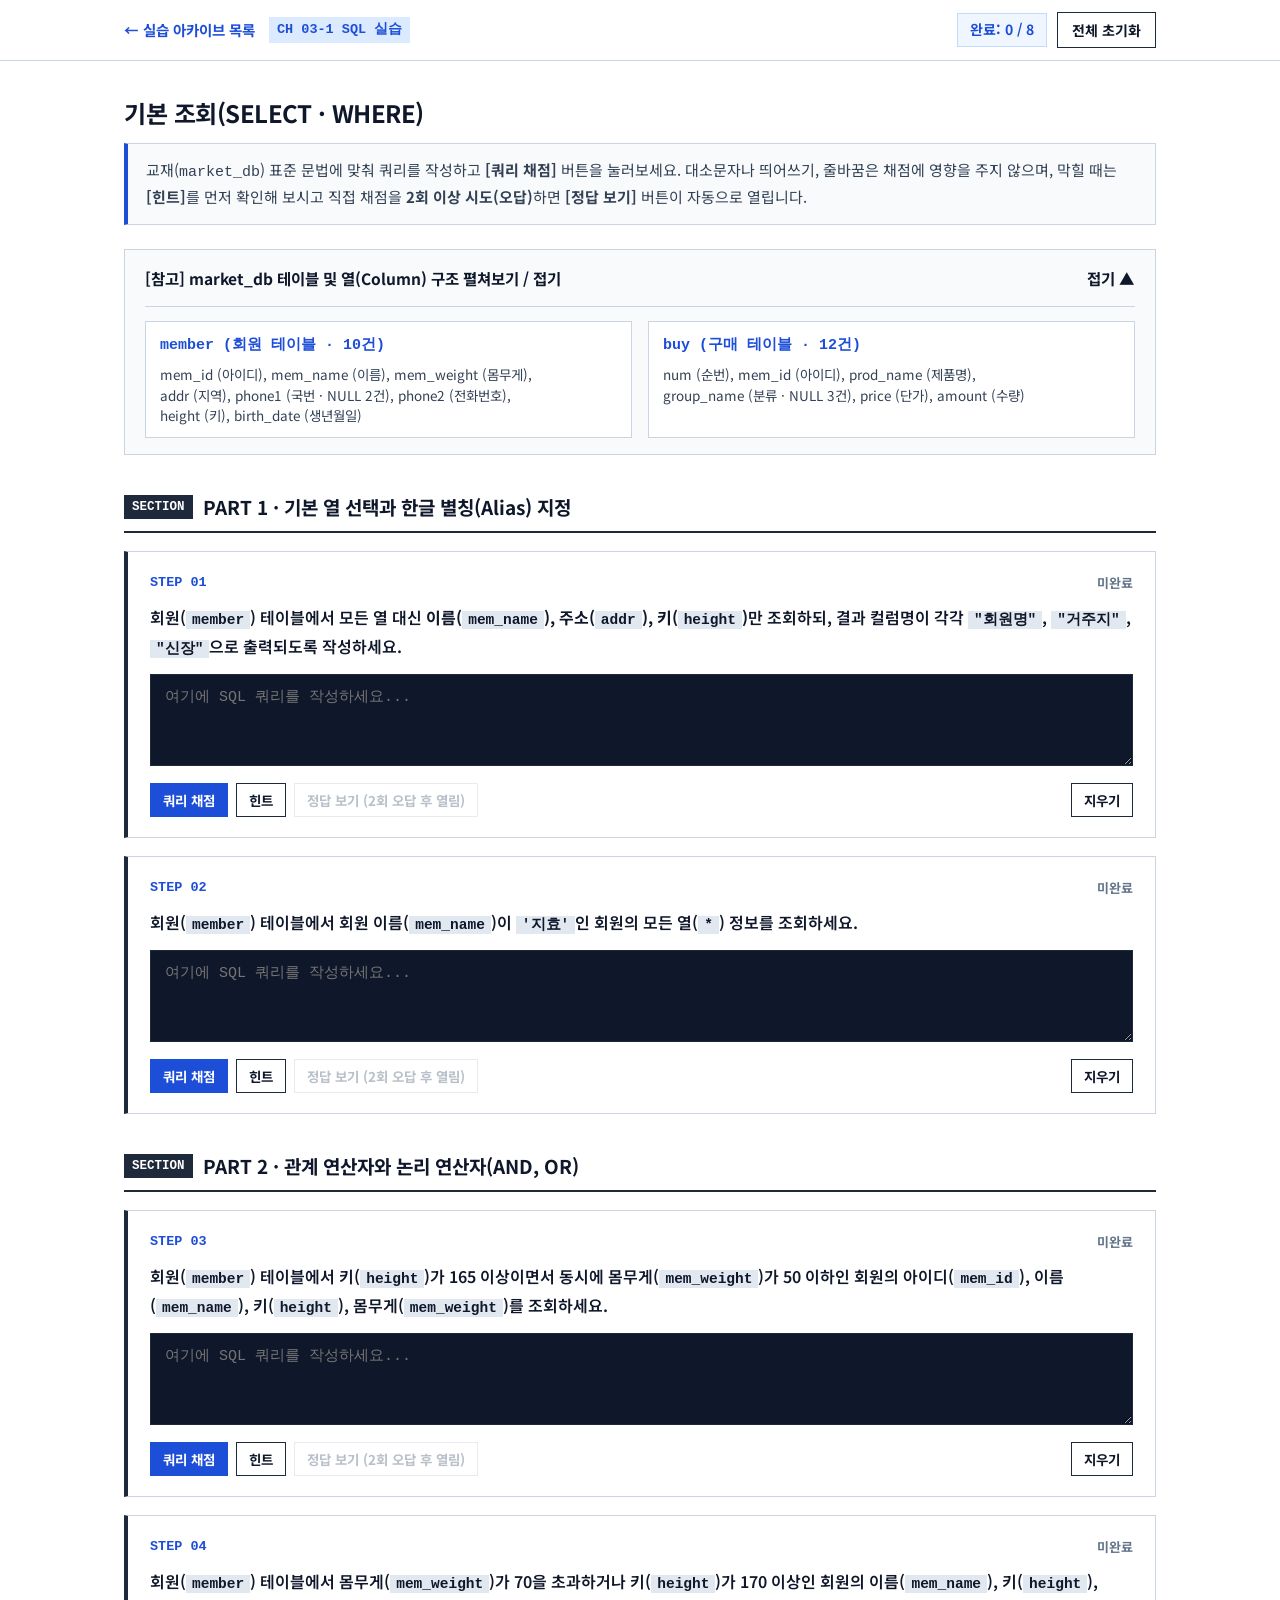
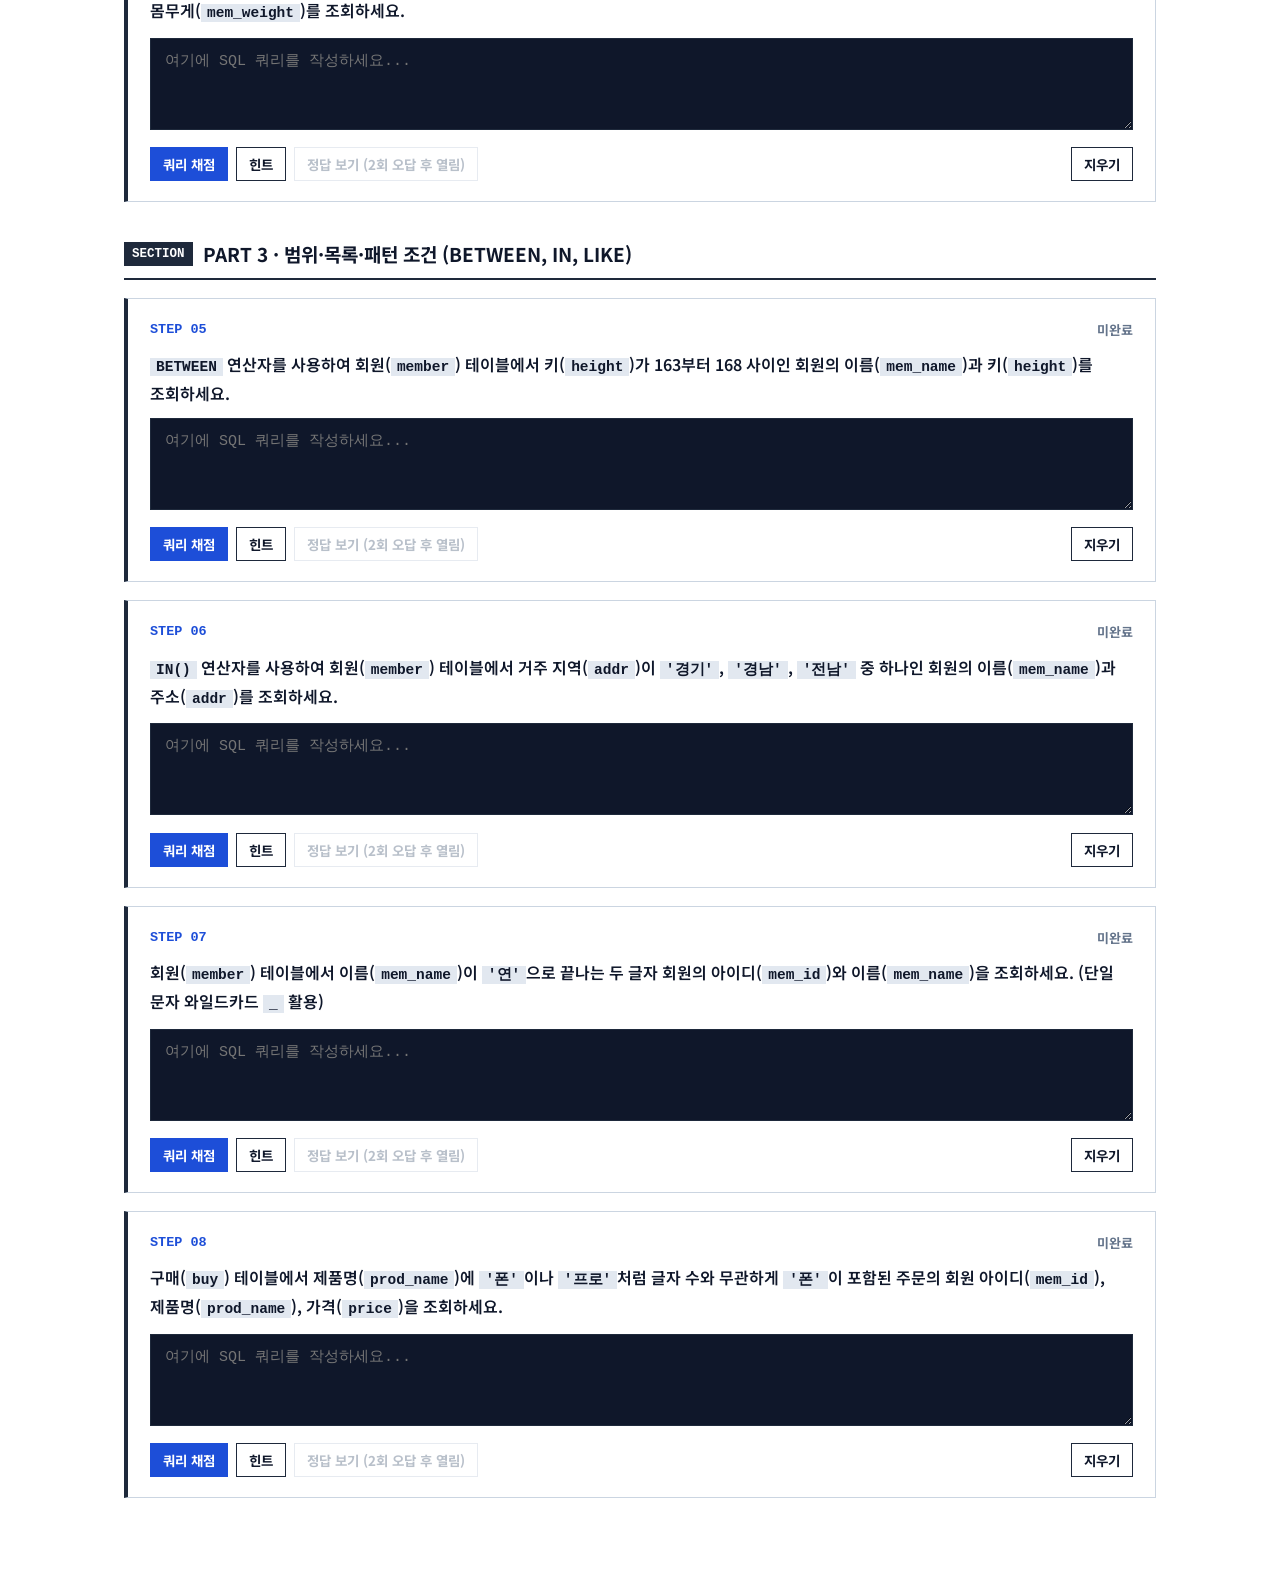
<file: ch03-1-select/index.html>
<!DOCTYPE html>
<html lang="ko">
<head>
  <meta charset="UTF-8" />
  <meta name="viewport" content="width=device-width, initial-scale=1.0" />
  <title>기본 조회(SELECT · WHERE) SQL 실습</title>
  <link rel="preconnect" href="https://fonts.googleapis.com">
  <link rel="preconnect" href="https://fonts.gstatic.com" crossorigin>
  <link href="https://fonts.googleapis.com/css2?family=Noto+Sans+KR:wght@400;500;600;700&display=swap" rel="stylesheet">
  <style>
    :root {
      --bg-page: #FFFFFF;
      --bg-subtle: #F8FAFC;
      --bg-code: #0F172A;
      --text-main: #0F172A;
      --text-sub: #334155;
      --text-muted: #64748B;
      --border-light: #CBD5E1;
      --border-dark: #1E293B;
      --primary: #1D4ED8;
      --primary-hover: #1E40AF;
      --success: #15803D;
      --success-bg: #F0FDF4;
      --danger: #B91C1C;
      --danger-bg: #FEF2F2;
      --amber: #B45309;
      --amber-bg: #FFFBEB;
    }

    * { box-sizing: border-box; margin: 0; padding: 0; }

    body {
      font-family: 'Noto Sans KR', -apple-system, BlinkMacSystemFont, sans-serif;
      font-size: 16.5px;
      line-height: 1.65;
      color: var(--text-main);
      background-color: var(--bg-page);
      -webkit-font-smoothing: antialiased;
    }

    .top-nav {
      position: sticky;
      top: 0;
      z-index: 100;
      background-color: #FFFFFF;
      border-bottom: 1px solid var(--border-light);
    }

    .nav-inner {
      max-width: 1080px;
      margin: 0 auto;
      padding: 12px 24px;
      display: flex;
      justify-content: space-between;
      align-items: center;
      flex-wrap: wrap;
      gap: 12px;
    }

    .nav-left {
      display: flex;
      align-items: center;
      gap: 14px;
    }

    .back-link {
      color: var(--primary);
      text-decoration: none;
      font-weight: 700;
      font-size: 14.5px;
    }

    .back-link:hover { text-decoration: underline; }

    .chapter-badge {
      background-color: #DBEAFE;
      color: var(--primary);
      font-family: 'Consolas', monospace;
      font-size: 13.5px;
      font-weight: 700;
      padding: 2px 8px;
    }

    .nav-actions {
      display: flex;
      align-items: center;
      gap: 10px;
      flex-wrap: wrap;
    }

    .progress-pill {
      font-family: 'Consolas', 'Noto Sans KR', monospace;
      font-size: 14px;
      font-weight: 700;
      background-color: #EFF6FF;
      border: 1px solid #BFDBFE;
      color: var(--primary);
      padding: 4px 12px;
    }

    .btn {
      font-family: inherit;
      font-size: 14px;
      font-weight: 700;
      padding: 7px 14px;
      border: 1px solid var(--border-dark);
      background-color: #FFFFFF;
      color: var(--text-main);
      cursor: pointer;
    }

    .btn:hover:not(:disabled) { background-color: #F1F5F9; }

    .btn:disabled {
      opacity: 0.45;
      cursor: not-allowed;
      border-color: var(--border-light);
      color: var(--text-muted);
    }

    .btn-primary {
      background-color: var(--primary);
      border-color: var(--primary);
      color: #FFFFFF;
    }

    .btn-primary:hover:not(:disabled) { background-color: var(--primary-hover); }

    .page-container {
      max-width: 1080px;
      margin: 0 auto;
      padding: 32px 24px 90px;
    }

    .doc-header { margin-bottom: 24px; }

    .doc-title {
      font-size: 24px;
      font-weight: 700;
      margin-bottom: 10px;
      letter-spacing: -0.02em;
    }

    .help-callout {
      background-color: var(--bg-subtle);
      border: 1px solid var(--border-light);
      border-left: 4px solid var(--primary);
      padding: 14px 18px;
      font-size: 15px;
      color: var(--text-sub);
    }

    .schema-panel {
      border: 1px solid var(--border-light);
      background-color: var(--bg-subtle);
      padding: 16px 20px;
      margin-bottom: 32px;
    }

    .schema-header {
      display: flex;
      justify-content: space-between;
      align-items: center;
      cursor: pointer;
      font-weight: 700;
      font-size: 15.5px;
    }

    .schema-grid {
      display: grid;
      grid-template-columns: repeat(2, 1fr);
      gap: 16px;
      margin-top: 14px;
      padding-top: 14px;
      border-top: 1px solid var(--border-light);
    }

    @media (max-width: 768px) {
      .schema-grid { grid-template-columns: 1fr; }
    }

    .schema-card {
      background-color: #FFFFFF;
      border: 1px solid var(--border-light);
      padding: 12px 14px;
    }

    .schema-card h4 {
      font-family: 'Consolas', monospace;
      font-size: 15px;
      color: var(--primary);
      margin-bottom: 6px;
    }

    .schema-card p {
      font-family: 'Consolas', 'Noto Sans KR', monospace;
      font-size: 13.5px;
      color: var(--text-sub);
      line-height: 1.5;
    }

    .part-title {
      font-size: 19px;
      font-weight: 700;
      padding-bottom: 8px;
      border-bottom: 2px solid var(--border-dark);
      margin: 36px 0 18px;
      display: flex;
      align-items: center;
      gap: 10px;
    }

    .part-badge {
      background-color: var(--border-dark);
      color: #FFFFFF;
      font-size: 12.5px;
      padding: 2px 8px;
      font-family: 'Consolas', monospace;
    }

    .mission-card {
      border: 1px solid var(--border-light);
      border-left: 4px solid var(--border-dark);
      background-color: #FFFFFF;
      padding: 20px 22px;
      margin-bottom: 18px;
    }

    .mission-card.solved {
      border-left-color: var(--success);
      background-color: #FAFFFC;
    }

    .mission-top {
      display: flex;
      justify-content: space-between;
      align-items: flex-start;
      gap: 12px;
      margin-bottom: 10px;
    }

    .step-label {
      font-family: 'Consolas', monospace;
      font-size: 13.5px;
      font-weight: 700;
      color: var(--primary);
    }

    .mission-card.solved .step-label { color: var(--success); }

    .mission-desc {
      font-size: 16px;
      font-weight: 600;
      color: var(--text-main);
      margin-bottom: 12px;
      word-break: keep-all;
    }

    .mission-desc code {
      background-color: #E2E8F0;
      padding: 1px 6px;
      font-family: 'Consolas', monospace;
      font-size: 14.5px;
    }

    .sql-editor {
      width: 100%;
      min-height: 92px;
      background-color: var(--bg-code);
      color: #F8FAFC;
      font-family: 'Consolas', 'Monaco', monospace;
      font-size: 15px;
      line-height: 1.5;
      padding: 12px 14px;
      border: 1px solid var(--border-dark);
      resize: vertical;
      margin-bottom: 10px;
    }

    .sql-editor:focus {
      outline: 2px solid var(--primary);
    }

    .card-toolbar {
      display: flex;
      justify-content: space-between;
      align-items: center;
      flex-wrap: wrap;
      gap: 8px;
    }

    .tool-group {
      display: flex;
      gap: 8px;
      flex-wrap: wrap;
    }

    .btn-sm {
      font-size: 13.5px;
      padding: 6px 12px;
    }

    .feedback-box {
      display: none;
      margin-top: 12px;
      padding: 10px 14px;
      font-size: 14.5px;
      font-weight: 600;
    }

    .feedback-box.show { display: block; }
    .feedback-box.ok {
      background-color: var(--success-bg);
      border: 1px solid #86EFAC;
      color: var(--success);
    }
    .feedback-box.err {
      background-color: var(--danger-bg);
      border: 1px solid #FCA5A5;
      color: var(--danger);
    }

    .hint-box, .solution-box {
      display: none;
      margin-top: 10px;
      padding: 10px 14px;
      font-size: 14.5px;
    }

    .hint-box.show {
      display: block;
      background-color: var(--amber-bg);
      border: 1px solid #FDE68A;
      color: var(--amber);
    }

    .solution-box.show {
      display: block;
      background-color: #F1F5F9;
      border: 1px solid var(--border-light);
      font-family: 'Consolas', monospace;
      color: var(--text-main);
      white-space: pre-wrap;
    }
  </style>
</head>
<body>

  <nav class="top-nav">
    <div class="nav-inner">
      <div class="nav-left">
        <a href="../index.html" class="back-link">&larr; 실습 아카이브 목록</a>
        <span class="chapter-badge">CH 03-1 SQL 실습</span>
      </div>
      <div class="nav-actions">
        <span class="progress-pill" id="progressPill">완료: 0 / 8</span>
        <button type="button" class="btn" onclick="resetAll()">전체 초기화</button>
      </div>
    </div>
  </nav>

  <main class="page-container">
    <header class="doc-header">
      <h1 class="doc-title">기본 조회(SELECT · WHERE)</h1>
      <div class="help-callout">
        교재(<code>market_db</code>) 표준 문법에 맞춰 쿼리를 작성하고 <strong>[쿼리 채점]</strong> 버튼을 눌러보세요. 대소문자나 띄어쓰기, 줄바꿈은 채점에 영향을 주지 않으며, 막힐 때는 <strong>[힌트]</strong>를 먼저 확인해 보시고 직접 채점을 <strong>2회 이상 시도(오답)</strong>하면 <strong>[정답 보기]</strong> 버튼이 자동으로 열립니다.
      </div>
    </header>

    <section class="schema-panel">
      <div class="schema-header" onclick="toggleSchema()">
        <span>[참고] market_db 테이블 및 열(Column) 구조 펼쳐보기 / 접기</span>
        <span id="schemaToggleText">접기 ▲</span>
      </div>
      <div class="schema-grid" id="schemaGrid">
        <div class="schema-card">
          <h4>member (회원 테이블 · 10건)</h4>
          <p>
            mem_id (아이디), mem_name (이름), mem_weight (몸무게),<br>
            addr (지역), phone1 (국번 · NULL 2건), phone2 (전화번호),<br>
            height (키), birth_date (생년월일)
          </p>
        </div>
        <div class="schema-card">
          <h4>buy (구매 테이블 · 12건)</h4>
          <p>
            num (순번), mem_id (아이디), prod_name (제품명),<br>
            group_name (분류 · NULL 3건), price (단가), amount (수량)
          </p>
        </div>
      </div>
    </section>

    <div id="worksheetContainer"></div>
  </main>

  <script>
    const missions = [
      // PART 1: SELECT 기초 & 별칭
      {
        part: "PART 1 · 기본 열 선택과 한글 별칭(Alias) 지정",
        step: "STEP 01",
        desc: "회원(<code>member</code>) 테이블에서 모든 열 대신 <strong>이름(<code>mem_name</code>), 주소(<code>addr</code>), 키(<code>height</code>)</strong>만 조회하되, 결과 컬럼명이 각각 <code>\"회원명\"</code>, <code>\"거주지\"</code>, <code>\"신장\"</code>으로 출력되도록 작성하세요.",
        hint: "열 이름 뒤에 별칭을 지정할 때는 mem_name \"회원명\" (또는 mem_name AS \"회원명\") 형식을 사용합니다. 따옴표는 큰따옴표(\"\")나 작은따옴표('') 모두 가능합니다.",
        solution: "SELECT mem_name \"회원명\", addr \"거주지\", height \"신장\"\nFROM member;",
        validate: (sql) => /SELECT\s+mem_name(\s+AS)?\s+["']회원명["']\s*,\s*addr(\s+AS)?\s+["']거주지["']\s*,\s*height(\s+AS)?\s+["']신장["']\s+FROM\s+member\s*;?$/i.test(sql)
      },
      {
        part: null,
        step: "STEP 02",
        desc: "회원(<code>member</code>) 테이블에서 회원 이름(<code>mem_name</code>)이 <code>'지효'</code>인 회원의 모든 열(<code>*</code>) 정보를 조회하세요.",
        hint: "문자열 조건은 작은따옴표로 감싸서 WHERE mem_name = '지효' 형태로 작성합니다.",
        solution: "SELECT *\nFROM member\nWHERE mem_name = '지효';",
        validate: (sql) => /SELECT\s+\*\s+FROM\s+member\s+WHERE\s+mem_name\s*=\s*'지효'\s*;?$/i.test(sql)
      },

      // PART 2: 관계 연산자 & 논리 연산자
      {
        part: "PART 2 · 관계 연산자와 논리 연산자(AND, OR)",
        step: "STEP 03",
        desc: "회원(<code>member</code>) 테이블에서 키(<code>height</code>)가 165 이상이면서 동시에 몸무게(<code>mem_weight</code>)가 50 이하인 회원의 아이디(<code>mem_id</code>), 이름(<code>mem_name</code>), 키(<code>height</code>), 몸무게(<code>mem_weight</code>)를 조회하세요.",
        hint: "두 조건을 모두 만족해야 하므로 WHERE height >= 165 AND mem_weight <= 50 으로 연결합니다.",
        solution: "SELECT mem_id, mem_name, height, mem_weight\nFROM member\nWHERE height >= 165 AND mem_weight <= 50;",
        validate: (sql) => /SELECT\s+mem_id\s*,\s*mem_name\s*,\s*height\s*,\s*mem_weight\s+FROM\s+member\s+WHERE\s+(height\s*>=\s*165\s+AND\s+mem_weight\s*<=\s*50|mem_weight\s*<=\s*50\s+AND\s+height\s*>=\s*165)\s*;?$/i.test(sql)
      },
      {
        part: null,
        step: "STEP 04",
        desc: "회원(<code>member</code>) 테이블에서 몸무게(<code>mem_weight</code>)가 70을 초과하거나 키(<code>height</code>)가 170 이상인 회원의 이름(<code>mem_name</code>), 키(<code>height</code>), 몸무게(<code>mem_weight</code>)를 조회하세요.",
        hint: "둘 중 하나라도 만족하는 조건은 OR 연산자를 사용합니다.",
        solution: "SELECT mem_name, height, mem_weight\nFROM member\nWHERE mem_weight > 70 OR height >= 170;",
        validate: (sql) => /SELECT\s+mem_name\s*,\s*height\s*,\s*mem_weight\s+FROM\s+member\s+WHERE\s+(mem_weight\s*>\s*70\s+OR\s+height\s*>=\s*170|height\s*>=\s*170\s+OR\s+mem_weight\s*>\s*70)\s*;?$/i.test(sql)
      },

      // PART 3: BETWEEN, IN, LIKE
      {
        part: "PART 3 · 범위·목록·패턴 조건 (BETWEEN, IN, LIKE)",
        step: "STEP 05",
        desc: "<code>BETWEEN</code> 연산자를 사용하여 회원(<code>member</code>) 테이블에서 키(<code>height</code>)가 163부터 168 사이인 회원의 이름(<code>mem_name</code>)과 키(<code>height</code>)를 조회하세요.",
        hint: "범위 조건은 WHERE height BETWEEN 163 AND 168 형식으로 작성합니다.",
        solution: "SELECT mem_name, height\nFROM member\nWHERE height BETWEEN 163 AND 168;",
        validate: (sql) => /SELECT\s+mem_name\s*,\s*height\s+FROM\s+member\s+WHERE\s+height\s+BETWEEN\s+163\s+AND\s+168\s*;?$/i.test(sql)
      },
      {
        part: null,
        step: "STEP 06",
        desc: "<code>IN()</code> 연산자를 사용하여 회원(<code>member</code>) 테이블에서 거주 지역(<code>addr</code>)이 <code>'경기'</code>, <code>'경남'</code>, <code>'전남'</code> 중 하나인 회원의 이름(<code>mem_name</code>)과 주소(<code>addr</code>)를 조회하세요.",
        hint: "여러 값 중 일치하는 데이터를 찾을 때는 WHERE addr IN ('경기', '경남', '전남') 을 사용합니다.",
        solution: "SELECT mem_name, addr\nFROM member\nWHERE addr IN ('경기', '경남', '전남');",
        validate: (sql) => /SELECT\s+mem_name\s*,\s*addr\s+FROM\s+member\s+WHERE\s+addr\s+IN\s*\(\s*'경기'\s*,\s*'경남'\s*,\s*'전남'\s*\)\s*;?$/i.test(sql)
      },
      {
        part: null,
        step: "STEP 07",
        desc: "회원(<code>member</code>) 테이블에서 이름(<code>mem_name</code>)이 <code>'연'</code>으로 끝나는 두 글자 회원의 아이디(<code>mem_id</code>)와 이름(<code>mem_name</code>)을 조회하세요. (단일 문자 와일드카드 <code>_</code> 활용)",
        hint: "한 글자를 대신하는 언더바(_)를 사용하여 WHERE mem_name LIKE '_연' 으로 작성합니다.",
        solution: "SELECT mem_id, mem_name\nFROM member\nWHERE mem_name LIKE '_연';",
        validate: (sql) => /SELECT\s+mem_id\s*,\s*mem_name\s+FROM\s+member\s+WHERE\s+mem_name\s+LIKE\s+'_연'\s*;?$/i.test(sql)
      },
      {
        part: null,
        step: "STEP 08",
        desc: "구매(<code>buy</code>) 테이블에서 제품명(<code>prod_name</code>)에 <code>'폰'</code>이나 <code>'프로'</code>처럼 글자 수와 무관하게 <code>'폰'</code>이 포함된 주문의 회원 아이디(<code>mem_id</code>), 제품명(<code>prod_name</code>), 가격(<code>price</code>)을 조회하세요.",
        hint: "앞뒤 글자 수에 제한이 없는 와일드카드 %를 사용해 WHERE prod_name LIKE '%폰%' 으로 작성합니다.",
        solution: "SELECT mem_id, prod_name, price\nFROM buy\nWHERE prod_name LIKE '%폰%';",
        validate: (sql) => /SELECT\s+mem_id\s*,\s*prod_name\s*,\s*price\s+FROM\s+buy\s+WHERE\s+prod_name\s+LIKE\s+'%폰%'\s*;?$/i.test(sql)
      }
    ];

    const solvedState = new Array(missions.length).fill(false);
    const attemptCount = new Array(missions.length).fill(0);
    const REQUIRED_ATTEMPTS = 2;

    function renderWorksheet() {
      const container = document.getElementById('worksheetContainer');
      container.innerHTML = missions.map((m, idx) => `
        ${m.part ? `<h2 class="part-title"><span class="part-badge">SECTION</span>${m.part}</h2>` : ''}
        <article class="mission-card" id="card_${idx}">
          <div class="mission-top">
            <span class="step-label">${m.step}</span>
            <span id="status_${idx}" style="font-size: 13px; font-weight: 700; color: var(--text-muted);">미완료</span>
          </div>
          <div class="mission-desc">${m.desc}</div>
          <textarea class="sql-editor" id="input_${idx}" placeholder="여기에 SQL 쿼리를 작성하세요..."></textarea>
          <div class="card-toolbar">
            <div class="tool-group">
              <button type="button" class="btn btn-primary btn-sm" onclick="checkQuery(${idx})">쿼리 채점</button>
              <button type="button" class="btn btn-sm" onclick="toggleBox('hint_${idx}')">힌트</button>
              <button type="button" class="btn btn-sm" id="solBtn_${idx}" disabled onclick="toggleBox('sol_${idx}')">정답 보기 (${REQUIRED_ATTEMPTS}회 오답 후 열림)</button>
            </div>
            <button type="button" class="btn btn-sm" onclick="clearInput(${idx})">지우기</button>
          </div>
          <div class="feedback-box" id="fb_${idx}"></div>
          <div class="hint-box" id="hint_${idx}"><strong>[힌트]</strong> ${m.hint}</div>
          <div class="solution-box" id="sol_${idx}"><strong>[모범 답안]</strong>\n${m.solution}</div>
        </article>
      `).join('');
    }

    function normalizeSql(raw) {
      return raw
        .replace(/--.*$/gm, '')
        .replace(/\s+/g, ' ')
        .trim();
    }

    function unlockSolutionButton(idx) {
      const solBtn = document.getElementById(`solBtn_${idx}`);
      solBtn.disabled = false;
      solBtn.textContent = '정답 보기';
    }

    function checkQuery(idx) {
      const raw = document.getElementById(`input_${idx}`).value;
      const normalized = normalizeSql(raw);
      const fb = document.getElementById(`fb_${idx}`);
      const card = document.getElementById(`card_${idx}`);
      const status = document.getElementById(`status_${idx}`);
      const solBtn = document.getElementById(`solBtn_${idx}`);

      if (!normalized) {
        fb.className = 'feedback-box show err';
        fb.textContent = '쿼리를 먼저 입력해 주세요.';
        return;
      }

      if (missions[idx].validate(normalized)) {
        solvedState[idx] = true;
        card.classList.add('solved');
        status.textContent = '통과 ✔';
        status.style.color = 'var(--success)';
        fb.className = 'feedback-box show ok';
        fb.textContent = '정확합니다! SQL 구문과 조건식이 완벽합니다.';
        unlockSolutionButton(idx);
      } else {
        solvedState[idx] = false;
        attemptCount[idx]++;
        card.classList.remove('solved');
        status.textContent = '재확인 필요';
        status.style.color = 'var(--danger)';

        const remaining = REQUIRED_ATTEMPTS - attemptCount[idx];
        if (remaining <= 0) {
          unlockSolutionButton(idx);
          fb.className = 'feedback-box show err';
          fb.textContent = '구문이나 조건식을 다시 확인해 보세요. (2회 시도가 완료되어 [정답 보기] 버튼이 열렸습니다.)';
        } else {
          solBtn.textContent = `정답 보기 (${remaining}회 남음)`;
          fb.className = 'feedback-box show err';
          fb.textContent = `구문, 열 이름 또는 조건식을 다시 확인해 보세요. (${remaining}회 더 시도하면 정답 보기가 열립니다.)`;
        }
      }
      updateProgress();
    }

    function updateProgress() {
      const count = solvedState.filter(Boolean).length;
      document.getElementById('progressPill').textContent = `완료: ${count} / ${missions.length}`;
    }

    function toggleBox(id) {
      document.getElementById(id).classList.toggle('show');
    }

    function clearInput(idx) {
      document.getElementById(`input_${idx}`).value = '';
      document.getElementById(`fb_${idx}`).classList.remove('show');
      document.getElementById(`card_${idx}`).classList.remove('solved');
      document.getElementById(`status_${idx}`).textContent = '미완료';
      document.getElementById(`status_${idx}`).style.color = 'var(--text-muted)';
      solvedState[idx] = false;
      updateProgress();
    }

    function resetAll() {
      if (!confirm('작성한 모든 쿼리와 진행 상태를 초기화할까요?')) return;
      solvedState.fill(false);
      attemptCount.fill(0);
      updateProgress();
      renderWorksheet();
    }

    function toggleSchema() {
      const grid = document.getElementById('schemaGrid');
      const label = document.getElementById('schemaToggleText');
      if (grid.style.display === 'none') {
        grid.style.display = 'grid';
        label.textContent = '접기 ▲';
      } else {
        grid.style.display = 'none';
        label.textContent = '펼치기 ▼';
      }
    }

    renderWorksheet();
  </script>
</body>
</html>
</file>
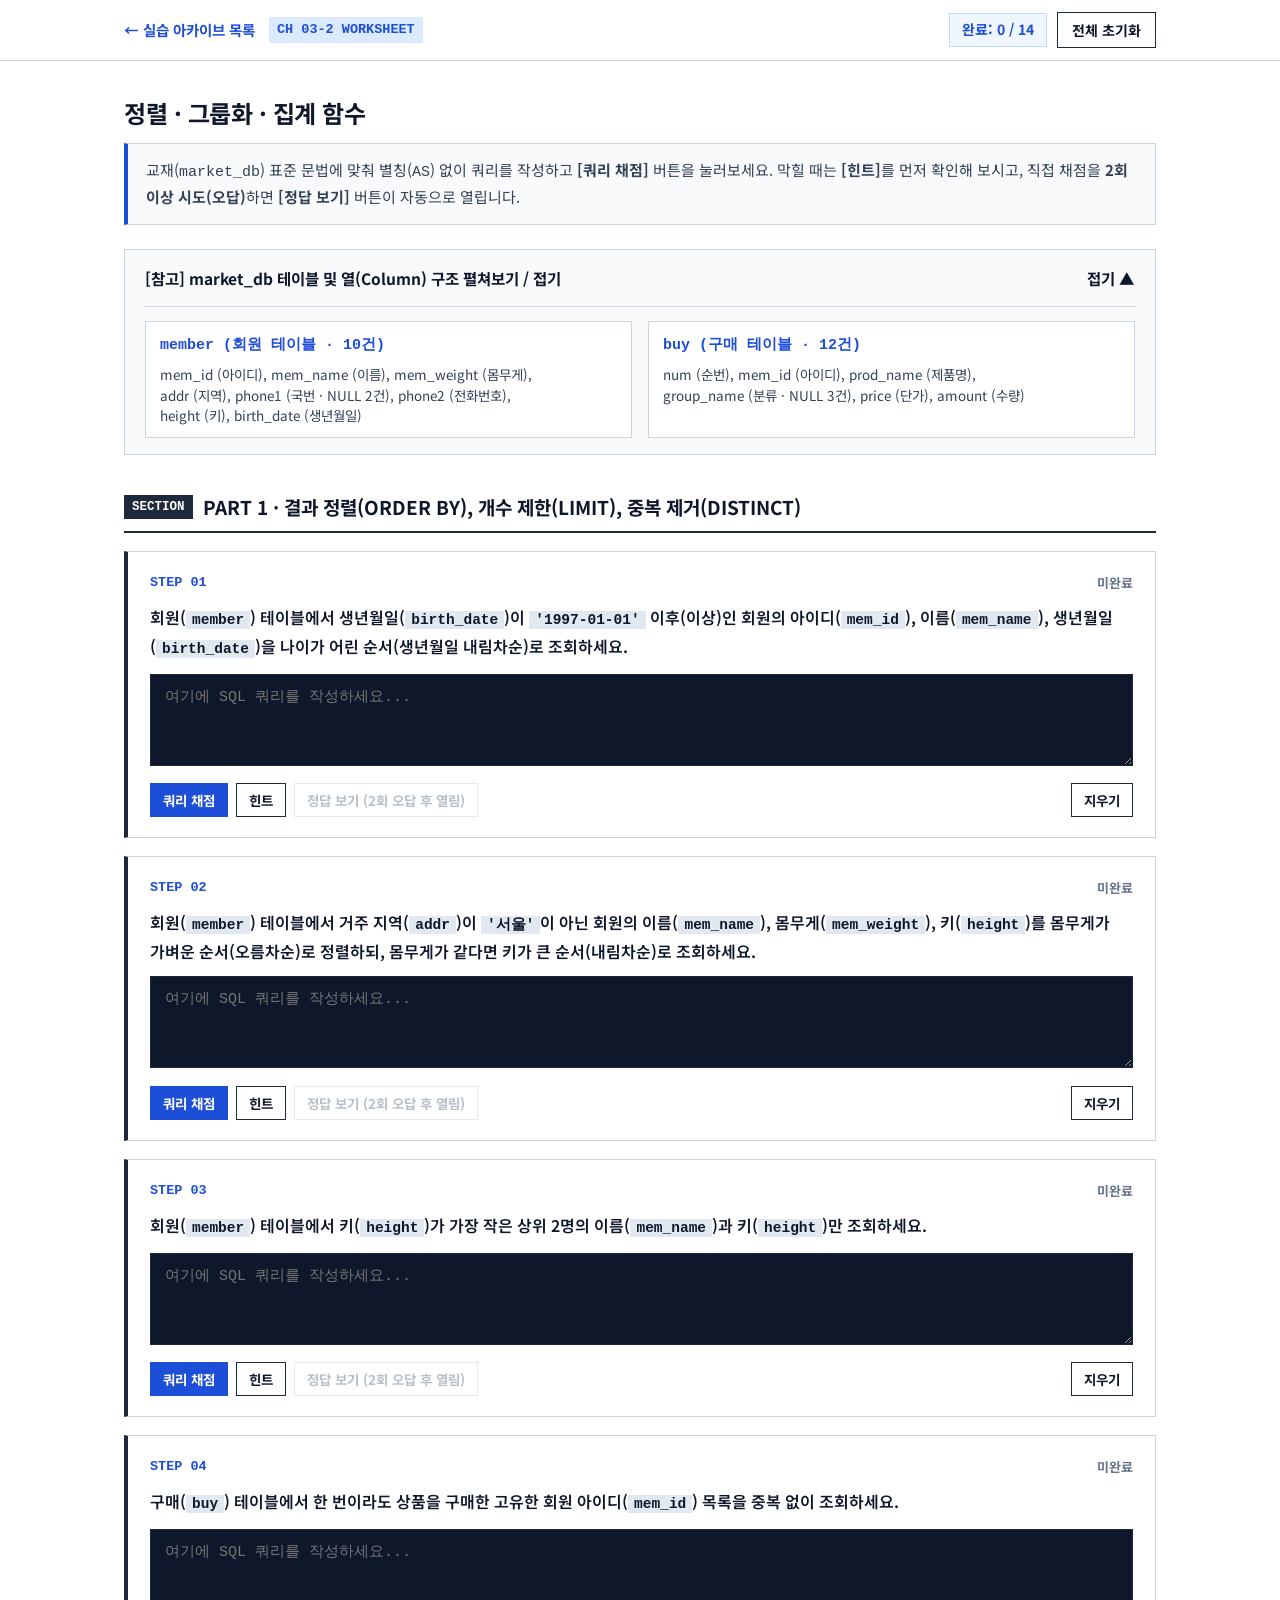
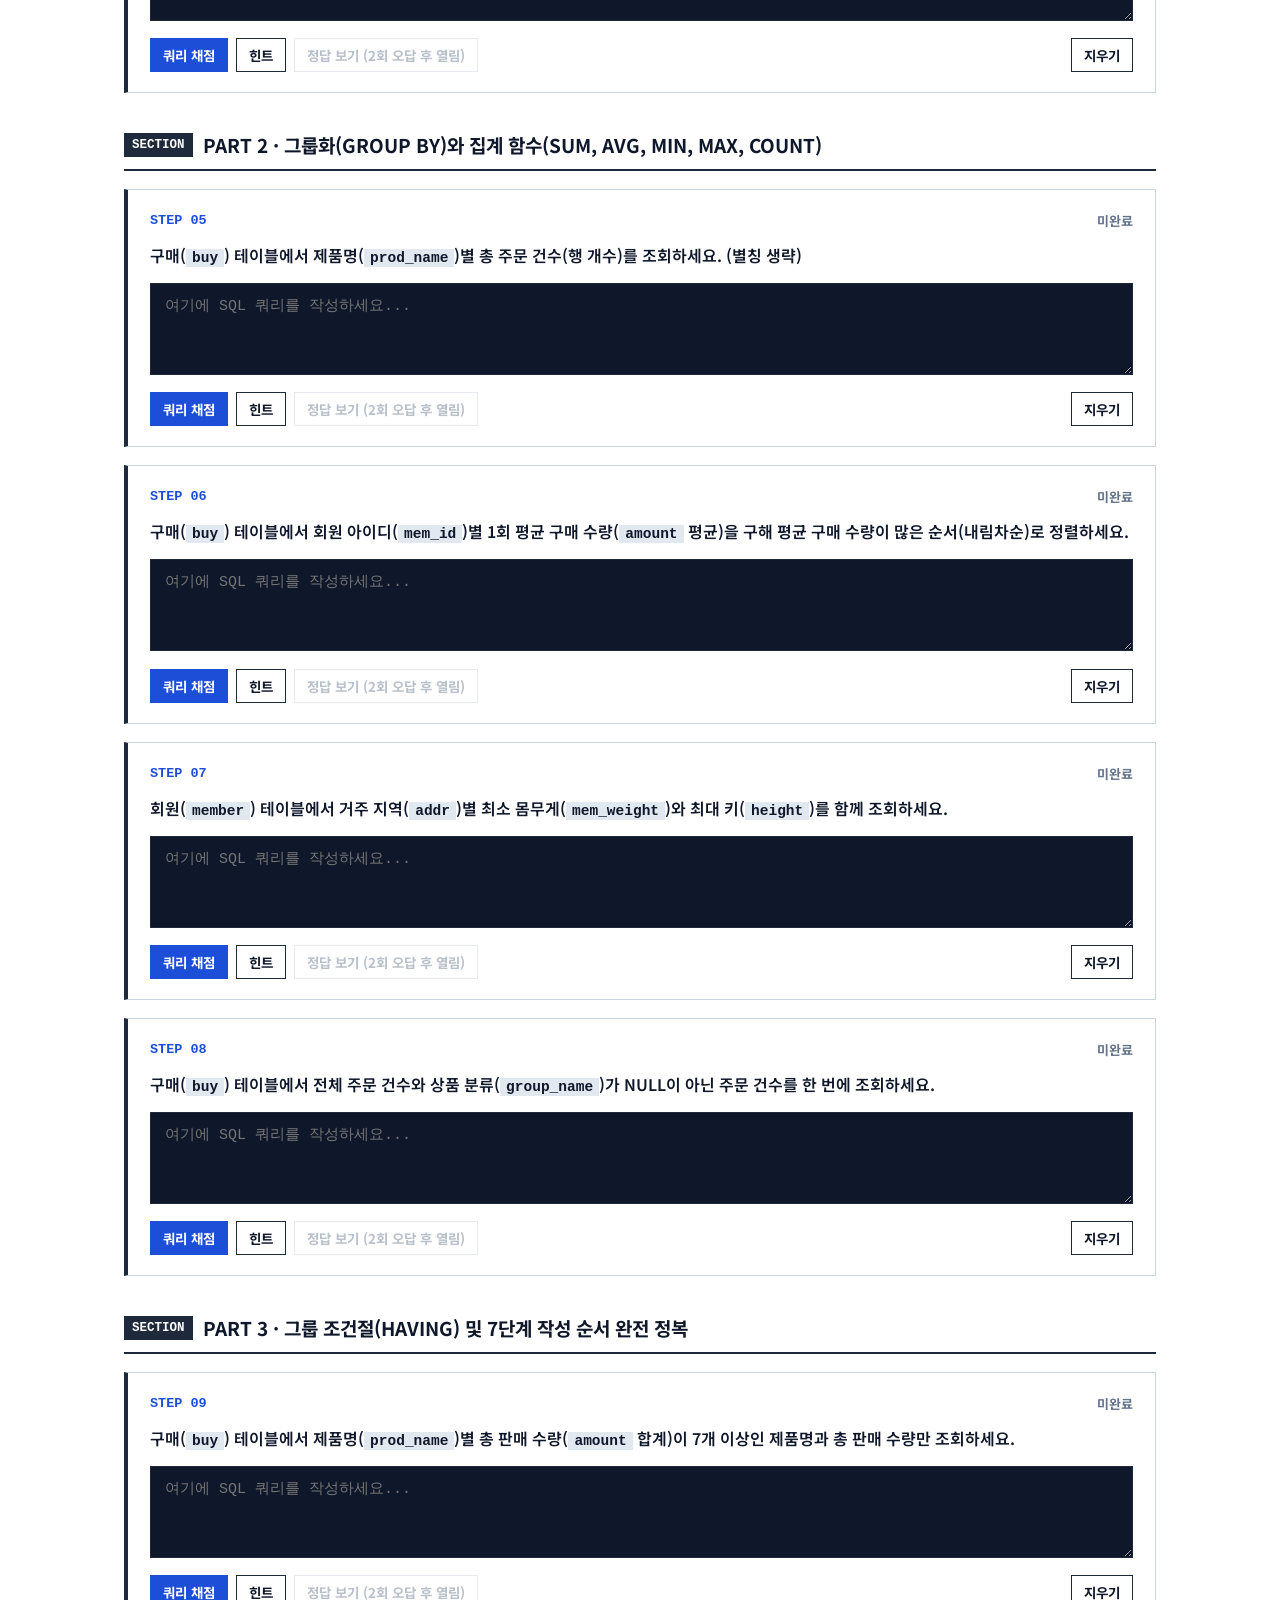
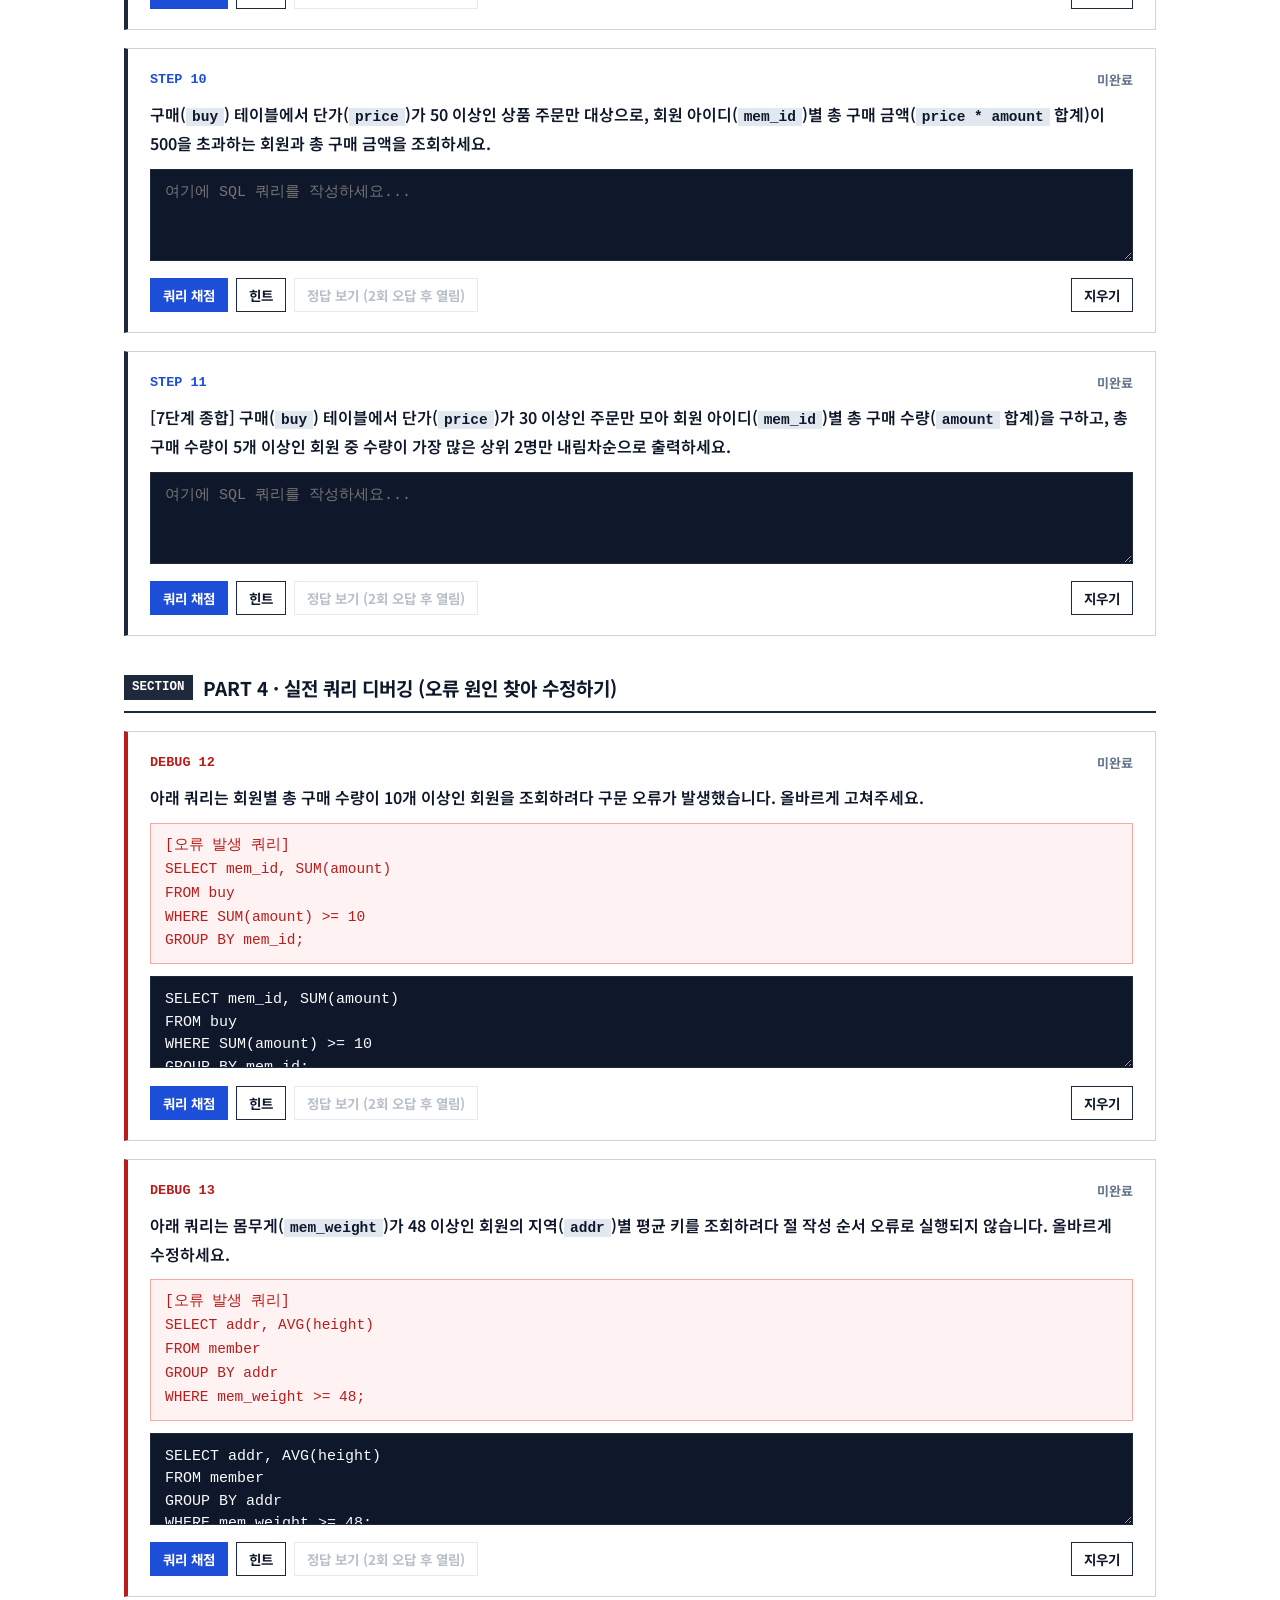
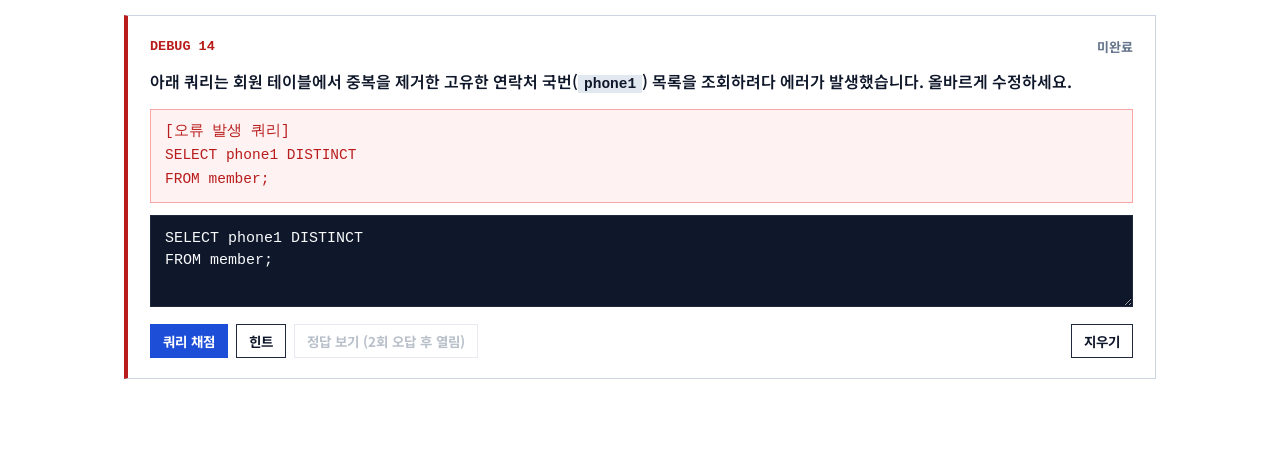
<file: ch03-2-group/index.html>
<!DOCTYPE html>
<html lang="ko">
<head>
  <meta charset="UTF-8" />
  <meta name="viewport" content="width=device-width, initial-scale=1.0" />
  <title>정렬·그룹화·집계 쿼리 실습</title>
  <link rel="preconnect" href="https://fonts.googleapis.com">
  <link rel="preconnect" href="https://fonts.gstatic.com" crossorigin>
  <link href="https://fonts.googleapis.com/css2?family=Noto+Sans+KR:wght@400;500;600;700&display=swap" rel="stylesheet">
  <style>
    :root {
      --bg-page: #FFFFFF;
      --bg-subtle: #F8FAFC;
      --bg-code: #0F172A;
      --text-main: #0F172A;
      --text-sub: #334155;
      --text-muted: #64748B;
      --border-light: #CBD5E1;
      --border-dark: #1E293B;
      --primary: #1D4ED8;
      --primary-hover: #1E40AF;
      --success: #15803D;
      --success-bg: #F0FDF4;
      --danger: #B91C1C;
      --danger-bg: #FEF2F2;
      --amber: #B45309;
      --amber-bg: #FFFBEB;
    }

    * { box-sizing: border-box; margin: 0; padding: 0; }

    body {
      font-family: 'Noto Sans KR', -apple-system, BlinkMacSystemFont, sans-serif;
      font-size: 16.5px;
      line-height: 1.65;
      color: var(--text-main);
      background-color: var(--bg-page);
      -webkit-font-smoothing: antialiased;
    }

    /* 상단 네비게이션 */
    .top-nav {
      position: sticky;
      top: 0;
      z-index: 100;
      background-color: #FFFFFF;
      border-bottom: 1px solid var(--border-light);
    }

    .nav-inner {
      max-width: 1080px;
      margin: 0 auto;
      padding: 12px 24px;
      display: flex;
      justify-content: space-between;
      align-items: center;
      flex-wrap: wrap;
      gap: 12px;
    }

    .nav-left {
      display: flex;
      align-items: center;
      gap: 14px;
    }

    .back-link {
      color: var(--primary);
      text-decoration: none;
      font-weight: 700;
      font-size: 14.5px;
    }

    .back-link:hover { text-decoration: underline; }

    .chapter-badge {
      background-color: #DBEAFE;
      color: var(--primary);
      font-family: 'Consolas', monospace;
      font-size: 13.5px;
      font-weight: 700;
      padding: 2px 8px;
    }

    .nav-actions {
      display: flex;
      align-items: center;
      gap: 10px;
      flex-wrap: wrap;
    }

    .progress-pill {
      font-family: 'Consolas', 'Noto Sans KR', monospace;
      font-size: 14px;
      font-weight: 700;
      background-color: #EFF6FF;
      border: 1px solid #BFDBFE;
      color: var(--primary);
      padding: 4px 12px;
    }

    .btn {
      font-family: inherit;
      font-size: 14px;
      font-weight: 700;
      padding: 7px 14px;
      border: 1px solid var(--border-dark);
      background-color: #FFFFFF;
      color: var(--text-main);
      cursor: pointer;
    }

    .btn:hover:not(:disabled) { background-color: #F1F5F9; }

    .btn:disabled {
      opacity: 0.45;
      cursor: not-allowed;
      border-color: var(--border-light);
      color: var(--text-muted);
    }

    .btn-primary {
      background-color: var(--primary);
      border-color: var(--primary);
      color: #FFFFFF;
    }

    .btn-primary:hover:not(:disabled) { background-color: var(--primary-hover); }

    .page-container {
      max-width: 1080px;
      margin: 0 auto;
      padding: 32px 24px 90px;
    }

    .doc-header { margin-bottom: 24px; }

    .doc-title {
      font-size: 24px;
      font-weight: 700;
      margin-bottom: 10px;
      letter-spacing: -0.02em;
    }

    .help-callout {
      background-color: var(--bg-subtle);
      border: 1px solid var(--border-light);
      border-left: 4px solid var(--primary);
      padding: 14px 18px;
      font-size: 15px;
      color: var(--text-sub);
    }

    /* 스키마 레퍼런스 박스 */
    .schema-panel {
      border: 1px solid var(--border-light);
      background-color: var(--bg-subtle);
      padding: 16px 20px;
      margin-bottom: 32px;
    }

    .schema-header {
      display: flex;
      justify-content: space-between;
      align-items: center;
      cursor: pointer;
      font-weight: 700;
      font-size: 15.5px;
    }

    .schema-grid {
      display: grid;
      grid-template-columns: repeat(2, 1fr);
      gap: 16px;
      margin-top: 14px;
      padding-top: 14px;
      border-top: 1px solid var(--border-light);
    }

    @media (max-width: 768px) {
      .schema-grid { grid-template-columns: 1fr; }
    }

    .schema-card {
      background-color: #FFFFFF;
      border: 1px solid var(--border-light);
      padding: 12px 14px;
    }

    .schema-card h4 {
      font-family: 'Consolas', monospace;
      font-size: 15px;
      color: var(--primary);
      margin-bottom: 6px;
    }

    .schema-card p {
      font-family: 'Consolas', 'Noto Sans KR', monospace;
      font-size: 13.5px;
      color: var(--text-sub);
      line-height: 1.5;
    }

    /* 섹션 구분 */
    .part-title {
      font-size: 19px;
      font-weight: 700;
      padding-bottom: 8px;
      border-bottom: 2px solid var(--border-dark);
      margin: 36px 0 18px;
      display: flex;
      align-items: center;
      gap: 10px;
    }

    .part-badge {
      background-color: var(--border-dark);
      color: #FFFFFF;
      font-size: 12.5px;
      padding: 2px 8px;
      font-family: 'Consolas', monospace;
    }

    /* 미션 카드 */
    .mission-card {
      border: 1px solid var(--border-light);
      border-left: 4px solid var(--border-dark);
      background-color: #FFFFFF;
      padding: 20px 22px;
      margin-bottom: 18px;
    }

    .mission-card.solved {
      border-left-color: var(--success);
      background-color: #FAFFFC;
    }

    .mission-card.debug-card {
      border-left-color: var(--danger);
    }

    .mission-card.debug-card.solved {
      border-left-color: var(--success);
    }

    .mission-top {
      display: flex;
      justify-content: space-between;
      align-items: flex-start;
      gap: 12px;
      margin-bottom: 10px;
    }

    .step-label {
      font-family: 'Consolas', monospace;
      font-size: 13.5px;
      font-weight: 700;
      color: var(--primary);
    }

    .debug-card .step-label { color: var(--danger); }
    .mission-card.solved .step-label { color: var(--success); }

    .mission-desc {
      font-size: 16px;
      font-weight: 600;
      color: var(--text-main);
      margin-bottom: 12px;
      word-break: keep-all;
    }

    .mission-desc code {
      background-color: #E2E8F0;
      padding: 1px 6px;
      font-family: 'Consolas', monospace;
      font-size: 14.5px;
    }

    .buggy-box {
      background-color: var(--danger-bg);
      border: 1px solid #FCA5A5;
      padding: 10px 14px;
      font-family: 'Consolas', monospace;
      font-size: 14.5px;
      color: var(--danger);
      margin-bottom: 12px;
      white-space: pre-wrap;
    }

    .sql-editor {
      width: 100%;
      min-height: 92px;
      background-color: var(--bg-code);
      color: #F8FAFC;
      font-family: 'Consolas', 'Monaco', monospace;
      font-size: 15px;
      line-height: 1.5;
      padding: 12px 14px;
      border: 1px solid var(--border-dark);
      resize: vertical;
      margin-bottom: 10px;
    }

    .sql-editor:focus {
      outline: 2px solid var(--primary);
    }

    .card-toolbar {
      display: flex;
      justify-content: space-between;
      align-items: center;
      flex-wrap: wrap;
      gap: 8px;
    }

    .tool-group {
      display: flex;
      gap: 8px;
      flex-wrap: wrap;
    }

    .btn-sm {
      font-size: 13.5px;
      padding: 6px 12px;
    }

    .feedback-box {
      display: none;
      margin-top: 12px;
      padding: 10px 14px;
      font-size: 14.5px;
      font-weight: 600;
    }

    .feedback-box.show { display: block; }
    .feedback-box.ok {
      background-color: var(--success-bg);
      border: 1px solid #86EFAC;
      color: var(--success);
    }
    .feedback-box.err {
      background-color: var(--danger-bg);
      border: 1px solid #FCA5A5;
      color: var(--danger);
    }

    .hint-box, .solution-box {
      display: none;
      margin-top: 10px;
      padding: 10px 14px;
      font-size: 14.5px;
    }

    .hint-box.show {
      display: block;
      background-color: var(--amber-bg);
      border: 1px solid #FDE68A;
      color: var(--amber);
    }

    .solution-box.show {
      display: block;
      background-color: #F1F5F9;
      border: 1px solid var(--border-light);
      font-family: 'Consolas', monospace;
      color: var(--text-main);
      white-space: pre-wrap;
    }
  </style>
</head>
<body>

  <nav class="top-nav">
    <div class="nav-inner">
      <div class="nav-left">
        <a href="../index.html" class="back-link">&larr; 실습 아카이브 목록</a>
        <span class="chapter-badge">CH 03-2 WORKSHEET</span>
      </div>
      <div class="nav-actions">
        <span class="progress-pill" id="progressPill">완료: 0 / 14</span>
        <button type="button" class="btn" onclick="resetAll()">전체 초기화</button>
      </div>
    </div>
  </nav>

  <main class="page-container">
    <header class="doc-header">
      <h1 class="doc-title">정렬 · 그룹화 · 집계 함수</h1>
      <div class="help-callout">
        교재(<code>market_db</code>) 표준 문법에 맞춰 별칭(<code>AS</code>) 없이 쿼리를 작성하고 <strong>[쿼리 채점]</strong> 버튼을 눌러보세요. 막힐 때는 <strong>[힌트]</strong>를 먼저 확인해 보시고, 직접 채점을 <strong>2회 이상 시도(오답)</strong>하면 <strong>[정답 보기]</strong> 버튼이 자동으로 열립니다.
      </div>
    </header>

    <section class="schema-panel">
      <div class="schema-header" onclick="toggleSchema()">
        <span>[참고] market_db 테이블 및 열(Column) 구조 펼쳐보기 / 접기</span>
        <span id="schemaToggleText">접기 ▲</span>
      </div>
      <div class="schema-grid" id="schemaGrid">
        <div class="schema-card">
          <h4>member (회원 테이블 · 10건)</h4>
          <p>
            mem_id (아이디), mem_name (이름), mem_weight (몸무게),<br>
            addr (지역), phone1 (국번 · NULL 2건), phone2 (전화번호),<br>
            height (키), birth_date (생년월일)
          </p>
        </div>
        <div class="schema-card">
          <h4>buy (구매 테이블 · 12건)</h4>
          <p>
            num (순번), mem_id (아이디), prod_name (제품명),<br>
            group_name (분류 · NULL 3건), price (단가), amount (수량)
          </p>
        </div>
      </div>
    </section>

    <div id="worksheetContainer"></div>
  </main>

  <script>
    const missions = [
      // PART 1: ORDER BY, LIMIT, DISTINCT
      {
        part: "PART 1 · 결과 정렬(ORDER BY), 개수 제한(LIMIT), 중복 제거(DISTINCT)",
        step: "STEP 01",
        isDebug: false,
        desc: "회원(<code>member</code>) 테이블에서 생년월일(<code>birth_date</code>)이 <code>'1997-01-01'</code> 이후(이상)인 회원의 아이디(<code>mem_id</code>), 이름(<code>mem_name</code>), 생년월일(<code>birth_date</code>)을 나이가 어린 순서(생년월일 내림차순)로 조회하세요.",
        hint: "WHERE birth_date >= '1997-01-01' 조건 뒤에 ORDER BY birth_date DESC를 작성합니다.",
        solution: "SELECT mem_id, mem_name, birth_date\nFROM member\nWHERE birth_date >= '1997-01-01'\nORDER BY birth_date DESC;",
        validate: (sql) => /SELECT\s+mem_id\s*,\s*mem_name\s*,\s*birth_date\s+FROM\s+member\s+WHERE\s+birth_date\s*>=\s*'1997-01-01'\s+ORDER\s+BY\s+birth_date\s+DESC\s*;?$/i.test(sql)
      },
      {
        part: null,
        step: "STEP 02",
        isDebug: false,
        desc: "회원(<code>member</code>) 테이블에서 거주 지역(<code>addr</code>)이 <code>'서울'</code>이 아닌 회원의 이름(<code>mem_name</code>), 몸무게(<code>mem_weight</code>), 키(<code>height</code>)를 몸무게가 가벼운 순서(오름차순)로 정렬하되, 몸무게가 같다면 키가 큰 순서(내림차순)로 조회하세요.",
        hint: "지역 제외 조건은 addr != '서울' (또는 addr <> '서울')을 쓰고, ORDER BY mem_weight ASC, height DESC 순으로 다중 정렬합니다.",
        solution: "SELECT mem_name, mem_weight, height\nFROM member\nWHERE addr != '서울'\nORDER BY mem_weight ASC, height DESC;",
        validate: (sql) => /SELECT\s+mem_name\s*,\s*mem_weight\s*,\s*height\s+FROM\s+member\s+WHERE\s+addr\s*(!=|<>)\s*'서울'\s+ORDER\s+BY\s+mem_weight(\s+ASC)?\s*,\s*height\s+DESC\s*;?$/i.test(sql)
      },
      {
        part: null,
        step: "STEP 03",
        isDebug: false,
        desc: "회원(<code>member</code>) 테이블에서 키(<code>height</code>)가 가장 작은 상위 2명의 이름(<code>mem_name</code>)과 키(<code>height</code>)만 조회하세요.",
        hint: "키가 작은 순서는 오름차순(ORDER BY height 또는 ORDER BY height ASC)이며, 상위 2건은 LIMIT 2로 제한합니다.",
        solution: "SELECT mem_name, height\nFROM member\nORDER BY height ASC\nLIMIT 2;",
        validate: (sql) => /SELECT\s+mem_name\s*,\s*height\s+FROM\s+member\s+ORDER\s+BY\s+height(\s+ASC)?\s+LIMIT\s+2\s*;?$/i.test(sql)
      },
      {
        part: null,
        step: "STEP 04",
        isDebug: false,
        desc: "구매(<code>buy</code>) 테이블에서 한 번이라도 상품을 구매한 고유한 회원 아이디(<code>mem_id</code>) 목록을 중복 없이 조회하세요.",
        hint: "SELECT 바로 뒤에 DISTINCT 키워드를 붙여 중복된 mem_id를 제거합니다.",
        solution: "SELECT DISTINCT mem_id\nFROM buy;",
        validate: (sql) => /SELECT\s+DISTINCT\s+mem_id\s+FROM\s+buy\s*;?$/i.test(sql)
      },

      // PART 2: GROUP BY & 집계 함수
      {
        part: "PART 2 · 그룹화(GROUP BY)와 집계 함수(SUM, AVG, MIN, MAX, COUNT)",
        step: "STEP 05",
        isDebug: false,
        desc: "구매(<code>buy</code>) 테이블에서 제품명(<code>prod_name</code>)별 총 주문 건수(행 개수)를 조회하세요. (별칭 생략)",
        hint: "제품별로 묶은 뒤 주문 행의 개수를 세려면 SELECT prod_name, COUNT(*) FROM buy GROUP BY prod_name; 을 사용합니다.",
        solution: "SELECT prod_name, COUNT(*)\nFROM buy\nGROUP BY prod_name;",
        validate: (sql) => /SELECT\s+prod_name\s*,\s*COUNT\s*\(\s*\*\s*\)\s+FROM\s+buy\s+GROUP\s+BY\s+prod_name\s*;?$/i.test(sql)
      },
      {
        part: null,
        step: "STEP 06",
        isDebug: false,
        desc: "구매(<code>buy</code>) 테이블에서 회원 아이디(<code>mem_id</code>)별 1회 평균 구매 수량(<code>amount</code> 평균)을 구해 평균 구매 수량이 많은 순서(내림차순)로 정렬하세요.",
        hint: "평균 함수는 AVG(amount)를 사용하며, ORDER BY 절에서도 동일하게 AVG(amount) DESC를 작성합니다.",
        solution: "SELECT mem_id, AVG(amount)\nFROM buy\nGROUP BY mem_id\nORDER BY AVG(amount) DESC;",
        validate: (sql) => /SELECT\s+mem_id\s*,\s*AVG\s*\(\s*amount\s*\)\s+FROM\s+buy\s+GROUP\s+BY\s+mem_id\s+ORDER\s+BY\s+AVG\s*\(\s*amount\s*\)\s+DESC\s*;?$/i.test(sql)
      },
      {
        part: null,
        step: "STEP 07",
        isDebug: false,
        desc: "회원(<code>member</code>) 테이블에서 거주 지역(<code>addr</code>)별 최소 몸무게(<code>mem_weight</code>)와 최대 키(<code>height</code>)를 함께 조회하세요.",
        hint: "최솟값은 MIN(mem_weight), 최댓값은 MAX(height) 함수를 사용합니다.",
        solution: "SELECT addr, MIN(mem_weight), MAX(height)\nFROM member\nGROUP BY addr;",
        validate: (sql) => /SELECT\s+addr\s*,\s*MIN\s*\(\s*mem_weight\s*\)\s*,\s*MAX\s*\(\s*height\s*\)\s+FROM\s+member\s+GROUP\s+BY\s+addr\s*;?$/i.test(sql)
      },
      {
        part: null,
        step: "STEP 08",
        isDebug: false,
        desc: "구매(<code>buy</code>) 테이블에서 전체 주문 건수와 상품 분류(<code>group_name</code>)가 NULL이 아닌 주문 건수를 한 번에 조회하세요.",
        hint: "전체 주문 건수는 COUNT(*), NULL을 제외한 분류 건수는 COUNT(group_name)을 사용합니다.",
        solution: "SELECT COUNT(*), COUNT(group_name)\nFROM buy;",
        validate: (sql) => /SELECT\s+COUNT\s*\(\s*\*\s*\)\s*,\s*COUNT\s*\(\s*group_name\s*\)\s+FROM\s+buy\s*;?$/i.test(sql)
      },

      // PART 3: HAVING & 7단계 작성 순서 종합
      {
        part: "PART 3 · 그룹 조건절(HAVING) 및 7단계 작성 순서 완전 정복",
        step: "STEP 09",
        isDebug: false,
        desc: "구매(<code>buy</code>) 테이블에서 제품명(<code>prod_name</code>)별 총 판매 수량(<code>amount</code> 합계)이 7개 이상인 제품명과 총 판매 수량만 조회하세요.",
        hint: "집계 함수 조건은 WHERE가 아니라 GROUP BY 뒤의 HAVING SUM(amount) >= 7 로 작성합니다.",
        solution: "SELECT prod_name, SUM(amount)\nFROM buy\nGROUP BY prod_name\nHAVING SUM(amount) >= 7;",
        validate: (sql) => /SELECT\s+prod_name\s*,\s*SUM\s*\(\s*amount\s*\)\s+FROM\s+buy\s+GROUP\s+BY\s+prod_name\s+HAVING\s+SUM\s*\(\s*amount\s*\)\s*>=\s*7\s*;?$/i.test(sql)
      },
      {
        part: null,
        step: "STEP 10",
        isDebug: false,
        desc: "구매(<code>buy</code>) 테이블에서 단가(<code>price</code>)가 50 이상인 상품 주문만 대상으로, 회원 아이디(<code>mem_id</code>)별 총 구매 금액(<code>price * amount</code> 합계)이 500을 초과하는 회원과 총 구매 금액을 조회하세요.",
        hint: "개별 주문 필터링(WHERE price >= 50)을 GROUP BY 앞에 먼저 두고, 그룹 합계 조건(HAVING SUM(price * amount) > 500)을 뒤에 배치합니다.",
        solution: "SELECT mem_id, SUM(price * amount)\nFROM buy\nWHERE price >= 50\nGROUP BY mem_id\nHAVING SUM(price * amount) > 500;",
        validate: (sql) => /SELECT\s+mem_id\s*,\s*SUM\s*\(\s*(price\s*\*\s*amount|amount\s*\*\s*price)\s*\)\s+FROM\s+buy\s+WHERE\s+price\s*>=\s*50\s+GROUP\s+BY\s+mem_id\s+HAVING\s+SUM\s*\(\s*(price\s*\*\s*amount|amount\s*\*\s*price)\s*\)\s*>\s*500\s*;?$/i.test(sql)
      },
      {
        part: null,
        step: "STEP 11",
        isDebug: false,
        desc: "[7단계 종합] 구매(<code>buy</code>) 테이블에서 단가(<code>price</code>)가 30 이상인 주문만 모아 회원 아이디(<code>mem_id</code>)별 총 구매 수량(<code>amount</code> 합계)을 구하고, 총 구매 수량이 5개 이상인 회원 중 수량이 가장 많은 상위 2명만 내림차순으로 출력하세요.",
        hint: "SELECT → FROM → WHERE → GROUP BY → HAVING → ORDER BY → LIMIT 순서대로 7개 절을 모두 작성합니다.",
        solution: "SELECT mem_id, SUM(amount)\nFROM buy\nWHERE price >= 30\nGROUP BY mem_id\nHAVING SUM(amount) >= 5\nORDER BY SUM(amount) DESC\nLIMIT 2;",
        validate: (sql) => /SELECT\s+mem_id\s*,\s*SUM\s*\(\s*amount\s*\)\s+FROM\s+buy\s+WHERE\s+price\s*>=\s*30\s+GROUP\s+BY\s+mem_id\s+HAVING\s+SUM\s*\(\s*amount\s*\)\s*>=\s*5\s+ORDER\s+BY\s+SUM\s*\(\s*amount\s*\)\s+DESC\s+LIMIT\s+2\s*;?$/i.test(sql)
      },

      // PART 4: 디버깅 미션
      {
        part: "PART 4 · 실전 쿼리 디버깅 (오류 원인 찾아 수정하기)",
        step: "DEBUG 12",
        isDebug: true,
        desc: "아래 쿼리는 회원별 총 구매 수량이 10개 이상인 회원을 조회하려다 구문 오류가 발생했습니다. 올바르게 고쳐주세요.",
        buggySql: "SELECT mem_id, SUM(amount)\nFROM buy\nWHERE SUM(amount) >= 10\nGROUP BY mem_id;",
        hint: "집계 함수(SUM)는 WHERE 절에 사용할 수 없으며, GROUP BY 절 뒤에 오는 HAVING 절로 옮겨야 합니다.",
        solution: "SELECT mem_id, SUM(amount)\nFROM buy\nGROUP BY mem_id\nHAVING SUM(amount) >= 10;",
        validate: (sql) => /SELECT\s+mem_id\s*,\s*SUM\s*\(\s*amount\s*\)\s+FROM\s+buy\s+GROUP\s+BY\s+mem_id\s+HAVING\s+SUM\s*\(\s*amount\s*\)\s*>=\s*10\s*;?$/i.test(sql)
      },
      {
        part: null,
        step: "DEBUG 13",
        isDebug: true,
        desc: "아래 쿼리는 몸무게(<code>mem_weight</code>)가 48 이상인 회원의 지역(<code>addr</code>)별 평균 키를 조회하려다 절 작성 순서 오류로 실행되지 않습니다. 올바르게 수정하세요.",
        buggySql: "SELECT addr, AVG(height)\nFROM member\nGROUP BY addr\nWHERE mem_weight >= 48;",
        hint: "개별 행을 거르는 WHERE 조건절은 반드시 GROUP BY 절보다 먼저 작성해야 합니다.",
        solution: "SELECT addr, AVG(height)\nFROM member\nWHERE mem_weight >= 48\nGROUP BY addr;",
        validate: (sql) => /SELECT\s+addr\s*,\s*AVG\s*\(\s*height\s*\)\s+FROM\s+member\s+WHERE\s+mem_weight\s*>=\s*48\s+GROUP\s+BY\s+addr\s*;?$/i.test(sql)
      },
      {
        part: null,
        step: "DEBUG 14",
        isDebug: true,
        desc: "아래 쿼리는 회원 테이블에서 중복을 제거한 고유한 연락처 국번(<code>phone1</code>) 목록을 조회하려다 에러가 발생했습니다. 올바르게 수정하세요.",
        buggySql: "SELECT phone1 DISTINCT\nFROM member;",
        hint: "DISTINCT 예약어는 열 이름 뒤가 아니라 SELECT 바로 뒤에 위치해야 합니다.",
        solution: "SELECT DISTINCT phone1\nFROM member;",
        validate: (sql) => /SELECT\s+DISTINCT\s+phone1\s+FROM\s+member\s*;?$/i.test(sql)
      }
    ];

    const solvedState = new Array(missions.length).fill(false);
    const attemptCount = new Array(missions.length).fill(0);
    const REQUIRED_ATTEMPTS = 2;

    function renderWorksheet() {
      const container = document.getElementById('worksheetContainer');
      container.innerHTML = missions.map((m, idx) => `
        ${m.part ? `<h2 class="part-title"><span class="part-badge">SECTION</span>${m.part}</h2>` : ''}
        <article class="mission-card ${m.isDebug ? 'debug-card' : ''}" id="card_${idx}">
          <div class="mission-top">
            <span class="step-label">${m.step}</span>
            <span id="status_${idx}" style="font-size: 13px; font-weight: 700; color: var(--text-muted);">미완료</span>
          </div>
          <div class="mission-desc">${m.desc}</div>
          ${m.isDebug ? `<div class="buggy-box">[오류 발생 쿼리]\n${m.buggySql}</div>` : ''}
          <textarea class="sql-editor" id="input_${idx}" placeholder="여기에 SQL 쿼리를 작성하세요...">${m.isDebug ? m.buggySql : ''}</textarea>
          <div class="card-toolbar">
            <div class="tool-group">
              <button type="button" class="btn btn-primary btn-sm" onclick="checkQuery(${idx})">쿼리 채점</button>
              <button type="button" class="btn btn-sm" onclick="toggleBox('hint_${idx}')">힌트</button>
              <button type="button" class="btn btn-sm" id="solBtn_${idx}" disabled onclick="toggleBox('sol_${idx}')">정답 보기 (${REQUIRED_ATTEMPTS}회 오답 후 열림)</button>
            </div>
            <button type="button" class="btn btn-sm" onclick="clearInput(${idx})">지우기</button>
          </div>
          <div class="feedback-box" id="fb_${idx}"></div>
          <div class="hint-box" id="hint_${idx}"><strong>[힌트]</strong> ${m.hint}</div>
          <div class="solution-box" id="sol_${idx}"><strong>[모범 답안]</strong>\n${m.solution}</div>
        </article>
      `).join('');
    }

    function normalizeSql(raw) {
      return raw
        .replace(/--.*$/gm, '')
        .replace(/\s+/g, ' ')
        .trim();
    }

    function unlockSolutionButton(idx) {
      const solBtn = document.getElementById(`solBtn_${idx}`);
      solBtn.disabled = false;
      solBtn.textContent = '정답 보기';
    }

    function checkQuery(idx) {
      const raw = document.getElementById(`input_${idx}`).value;
      const normalized = normalizeSql(raw);
      const fb = document.getElementById(`fb_${idx}`);
      const card = document.getElementById(`card_${idx}`);
      const status = document.getElementById(`status_${idx}`);
      const solBtn = document.getElementById(`solBtn_${idx}`);

      if (!normalized) {
        fb.className = 'feedback-box show err';
        fb.textContent = '쿼리를 먼저 입력해 주세요.';
        return;
      }

      if (missions[idx].validate(normalized)) {
        solvedState[idx] = true;
        card.classList.add('solved');
        status.textContent = '통과 ✔';
        status.style.color = 'var(--success)';
        fb.className = 'feedback-box show ok';
        fb.textContent = '정확합니다! SQL 구문과 절 작성 순서가 완벽합니다.';
        unlockSolutionButton(idx);
      } else {
        solvedState[idx] = false;
        attemptCount[idx]++;
        card.classList.remove('solved');
        status.textContent = '재확인 필요';
        status.style.color = 'var(--danger)';

        const remaining = REQUIRED_ATTEMPTS - attemptCount[idx];
        if (remaining <= 0) {
          unlockSolutionButton(idx);
          fb.className = 'feedback-box show err';
          fb.textContent = '구문이나 절 순서를 다시 확인해 보세요.';
        } else {
          solBtn.textContent = `정답 보기 (${remaining}회 남음)`;
          fb.className = 'feedback-box show err';
          fb.textContent = `구문, 열 이름, 조건 또는 절 작성 순서를 다시 확인해 보세요. `;
        }
      }
      updateProgress();
    }

    function updateProgress() {
      const count = solvedState.filter(Boolean).length;
      document.getElementById('progressPill').textContent = `완료: ${count} / ${missions.length}`;
    }

    function toggleBox(id) {
      document.getElementById(id).classList.toggle('show');
    }

    function clearInput(idx) {
      document.getElementById(`input_${idx}`).value = '';
      document.getElementById(`fb_${idx}`).classList.remove('show');
      document.getElementById(`card_${idx}`).classList.remove('solved');
      document.getElementById(`status_${idx}`).textContent = '미완료';
      document.getElementById(`status_${idx}`).style.color = 'var(--text-muted)';
      solvedState[idx] = false;
      updateProgress();
    }

    function resetAll() {
      if (!confirm('작성한 모든 쿼리와 진행 상태를 초기화할까요?')) return;
      solvedState.fill(false);
      attemptCount.fill(0);
      updateProgress();
      renderWorksheet();
    }

    function toggleSchema() {
      const grid = document.getElementById('schemaGrid');
      const label = document.getElementById('schemaToggleText');
      if (grid.style.display === 'none') {
        grid.style.display = 'grid';
        label.textContent = '접기 ▲';
      } else {
        grid.style.display = 'none';
        label.textContent = '펼치기 ▼';
      }
    }

    renderWorksheet();
  </script>
</body>
</html>
</file>
<file: assets/css/common.css>
@import url('https://fonts.googleapis.com/css2?family=Noto+Sans+KR:wght@400;500;600;700&display=swap');

:root {
  --bg-page: #FFFFFF;
  --bg-subtle: #F8FAFC;
  --bg-callout: #EFF6FF;
  --bg-warn: #FFFBEB;
  --bg-code: #0F172A;
  --text-main: #0F172A;
  --text-sub: #334155;
  --text-muted: #64748B;
  --border-light: #CBD5E1;
  --border-dark: #1E293B;
  --border-warn: #F59E0B;
  --primary: #1D4ED8;
  --primary-hover: #1E40AF;
  --success: #15803D;
  --success-bg: #F0FDF4;
  --danger: #DC2626;
  --danger-bg: #FEF2F2;
  --amber: #B45309;
  --amber-bg: #FFFBEB;
}

* {
  box-sizing: border-box;
  margin: 0;
  padding: 0;
}

html {
  scroll-behavior: smooth;
}

body {
  font-family: 'Noto Sans KR', -apple-system, BlinkMacSystemFont, sans-serif;
  font-size: 16.5px;
  line-height: 1.65;
  color: var(--text-main);
  background-color: var(--bg-page);
  -webkit-font-smoothing: antialiased;
}

/* Top Sticky Navigation */
.top-nav {
  position: sticky;
  top: 0;
  z-index: 100;
  background-color: #FFFFFF;
  border-bottom: 1px solid var(--border-light);
}

.nav-inner {
  max-width: 1080px;
  margin: 0 auto;
  padding: 12px 24px;
  display: flex;
  justify-content: space-between;
  align-items: center;
  flex-wrap: wrap;
  gap: 12px;
}

.nav-left {
  display: flex;
  align-items: center;
  gap: 14px;
}

.back-link {
  color: var(--primary);
  text-decoration: none;
  font-weight: 700;
  font-size: 14.5px;
  white-space: nowrap;
}

.back-link:hover {
  text-decoration: underline;
}

.chapter-badge {
  background-color: #DBEAFE;
  color: var(--primary);
  font-family: 'Consolas', monospace;
  font-size: 13.5px;
  font-weight: 700;
  padding: 2px 8px;
}

.nav-actions {
  display: flex;
  align-items: center;
  gap: 10px;
  flex-wrap: wrap;
}

.save-status {
  font-size: 13.5px;
  color: var(--text-muted);
}

/* Common Buttons & Form Inputs */
.btn {
  font-family: inherit;
  font-size: 14.5px;
  font-weight: 600;
  padding: 7px 15px;
  border: 1px solid var(--border-dark);
  background-color: #FFFFFF;
  color: var(--text-main);
  cursor: pointer;
  white-space: nowrap;
  transition: background-color 0.15s ease;
}

.btn:hover:not(:disabled) {
  background-color: #F1F5F9;
}

.btn:disabled {
  opacity: 0.45;
  cursor: not-allowed;
}

.btn-primary {
  background-color: var(--primary);
  border-color: var(--primary);
  color: #FFFFFF;
}

.btn-primary:hover:not(:disabled) {
  background-color: var(--primary-hover);
}

.btn-success {
  background-color: var(--success);
  border-color: var(--success);
  color: #FFFFFF;
}

.btn-success:hover:not(:disabled) {
  background-color: #166534;
}

.btn-danger {
  background-color: var(--danger);
  border-color: var(--danger);
  color: #FFFFFF;
}

.btn-danger:hover:not(:disabled) {
  background-color: #B91C1C;
}

.btn-sm {
  font-size: 13.5px;
  padding: 5px 11px;
}

input[type="text"],
input[type="password"],
select,
textarea {
  font-family: inherit;
  font-size: 15.5px;
  padding: 8px 11px;
  border: 1px solid var(--border-light);
  color: var(--text-main);
  background-color: #FFFFFF;
}

input[type="text"]:focus,
input[type="password"]:focus,
select:focus,
textarea:focus {
  outline: none;
  border-color: var(--primary);
}

/* Page Container & Document Header */
.page-container {
  max-width: 1080px;
  margin: 0 auto;
  padding: 32px 24px 80px;
}

.doc-header {
  margin-bottom: 26px;
}

.doc-title {
  font-size: 24px;
  font-weight: 700;
  margin-bottom: 10px;
  letter-spacing: -0.02em;
}

.help-callout {
  background-color: var(--bg-subtle);
  border: 1px solid var(--border-light);
  border-left: 4px solid var(--primary);
  padding: 14px 18px;
  font-size: 15.5px;
  color: var(--text-sub);
}

.help-callout code,
.step-desc code {
  background-color: #E2E8F0;
  padding: 1px 6px;
  font-family: 'Consolas', monospace;
  font-size: 14px;
  color: var(--text-main);
}

/* Worksheet Mission Blocks */
.mission-block {
  border: 1px solid var(--border-light);
  border-top: 3px solid var(--border-dark);
  margin-bottom: 26px;
  background-color: #FFFFFF;
}

.mission-header {
  padding: 13px 20px;
  background-color: var(--bg-subtle);
  border-bottom: 1px solid var(--border-light);
  display: flex;
  justify-content: space-between;
  align-items: center;
  flex-wrap: wrap;
  gap: 10px;
}

.mission-title {
  font-size: 17.5px;
  font-weight: 700;
}

.mission-body {
  padding: 18px 20px;
}

.step-desc {
  margin-bottom: 14px;
  color: var(--text-sub);
  font-size: 16px;
}

.check-label {
  display: inline-flex;
  align-items: center;
  gap: 8px;
  font-size: 15px;
  font-weight: 700;
  color: var(--success);
  cursor: pointer;
}

.check-label input[type="checkbox"] {
  width: 18px;
  height: 18px;
  accent-color: var(--success);
}

/* =========================================
   Speed Quiz Common Layout (2-Col + Rank)
   ========================================= */
body.quiz-mode {
  font-size: 15px;
  line-height: 1.4;
}

.quiz-top-bar {
  position: sticky;
  top: 0;
  z-index: 100;
  background-color: #FFFFFF;
  border-bottom: 2px solid var(--border-dark);
}

.quiz-top-inner {
  max-width: 1320px;
  margin: 0 auto;
  padding: 7px 20px;
}

.control-strip {
  display: flex;
  justify-content: space-between;
  align-items: center;
  flex-wrap: wrap;
  gap: 8px 14px;
}

.title-group {
  display: flex;
  align-items: center;
  gap: 10px;
}

.page-title-sm {
  font-size: 17.5px;
  font-weight: 700;
  letter-spacing: -0.02em;
}

.player-controls {
  display: flex;
  align-items: center;
  gap: 7px;
  flex-wrap: wrap;
}

.timer-display {
  background-color: var(--border-dark);
  color: #FFFFFF;
  padding: 4px 11px;
  font-family: 'Consolas', monospace;
  font-size: 15px;
  font-weight: 700;
  min-width: 74px;
  text-align: center;
}

.word-bank-strip {
  margin-top: 6px;
  padding: 5px 10px;
  background-color: var(--bg-callout);
  border: 1px solid #BFDBFE;
  display: flex;
  align-items: center;
  flex-wrap: wrap;
  gap: 4px;
}

.bank-label {
  font-size: 12.5px;
  font-weight: 700;
  color: var(--primary);
  margin-right: 4px;
}

.word-chip {
  background-color: #FFFFFF;
  border: 1px solid #93C5FD;
  color: #1E3A8A;
  font-size: 12.5px;
  font-weight: 600;
  padding: 1px 7px;
  font-family: 'Consolas', 'Noto Sans KR', monospace;
}

.quiz-main-container {
  max-width: 1320px;
  margin: 0 auto;
  padding: 12px 20px 20px;
  display: grid;
  grid-template-columns: 1fr 290px;
  gap: 16px;
  align-items: start;
}

@media (max-width: 980px) {
  .quiz-main-container {
    grid-template-columns: 1fr;
  }
}

.quiz-grid {
  display: grid;
  grid-template-columns: repeat(2, 1fr);
  gap: 7px;
}

@media (max-width: 680px) {
  .quiz-grid {
    grid-template-columns: 1fr;
  }
}

.q-card {
  border: 1px solid var(--border-light);
  background-color: #FFFFFF;
  padding: 7px 11px;
  display: flex;
  flex-direction: column;
  justify-content: space-between;
  gap: 5px;
}

.q-card.card-correct {
  border-color: var(--success);
  background-color: var(--success-bg);
}

.q-card.card-wrong {
  border-color: var(--danger);
  background-color: var(--danger-bg);
}

.q-top {
  display: flex;
  gap: 6px;
  align-items: flex-start;
  font-size: 13.5px;
  line-height: 1.38;
  color: var(--text-main);
}

.q-top code {
  background-color: #E2E8F0;
  padding: 0 4px;
  font-family: 'Consolas', monospace;
  font-size: 12.5px;
}

.q-num {
  display: inline-block;
  background-color: var(--bg-subtle);
  border: 1px solid var(--border-light);
  font-weight: 700;
  font-size: 11.5px;
  padding: 0 5px;
  flex-shrink: 0;
  margin-top: 1px;
}

.q-input-row {
  display: flex;
  align-items: center;
  gap: 6px;
}

.quiz-input {
  flex: 1;
  width: 100%;
  font-size: 14px !important;
  padding: 4px 8px !important;
  font-family: 'Consolas', 'Noto Sans KR', monospace !important;
}

.quiz-input.correct {
  border-color: var(--success);
  background-color: #FFFFFF;
  color: var(--success);
  font-weight: 700;
}

.quiz-input.wrong {
  border-color: var(--danger);
  background-color: #FFFFFF;
}

.status-badge {
  font-size: 11.5px;
  font-weight: 700;
  padding: 2px 6px;
  white-space: nowrap;
  border: 1px solid transparent;
}

.badge-wait {
  color: var(--text-muted);
  border-color: #E2E8F0;
  background: var(--bg-subtle);
}

.badge-ok {
  background-color: var(--success);
  color: #FFFFFF;
}

.badge-err {
  background-color: var(--danger);
  color: #FFFFFF;
}

.locked-overlay {
  opacity: 0.45;
  pointer-events: none;
  user-select: none;
}

.side-column {
  display: flex;
  flex-direction: column;
  gap: 10px;
}

.submit-box {
  border: 1px solid var(--border-light);
  background-color: var(--bg-subtle);
  padding: 10px;
}

.btn-submit-lg {
  width: 100%;
  padding: 11px 14px;
  font-size: 15.5px;
  font-weight: 700;
}

.result-feedback {
  margin-top: 7px;
  font-size: 13.5px;
  font-weight: 700;
  line-height: 1.38;
  display: none;
}

.result-feedback.show {
  display: block;
}

.rank-panel {
  border: 1px solid var(--border-light);
  border-top: 3px solid var(--border-dark);
  background-color: #FFFFFF;
}

.rank-header {
  padding: 8px 12px;
  background-color: var(--bg-subtle);
  border-bottom: 1px solid var(--border-light);
  display: flex;
  justify-content: space-between;
  align-items: center;
}

.rank-title {
  font-size: 15px;
  font-weight: 700;
}

.btn-refresh {
  font-size: 12px;
  padding: 2px 7px;
  border: 1px solid var(--border-light);
  background: #FFFFFF;
  cursor: pointer;
}

.rank-list {
  list-style: none;
  padding: 4px 10px;
}

.rank-item {
  display: flex;
  justify-content: space-between;
  align-items: center;
  padding: 5px 4px;
  border-bottom: 1px solid #F1F5F9;
  font-size: 13.5px;
}

.rank-item:last-child {
  border-bottom: none;
}

.rank-top {
  background-color: #FFFBEB;
  font-weight: 700;
}

.rank-num {
  display: inline-block;
  width: 32px;
  font-weight: 700;
  color: var(--primary);
}

.rank-time {
  font-family: 'Consolas', monospace;
  font-weight: 700;
  color: var(--text-sub);
}
</file>
